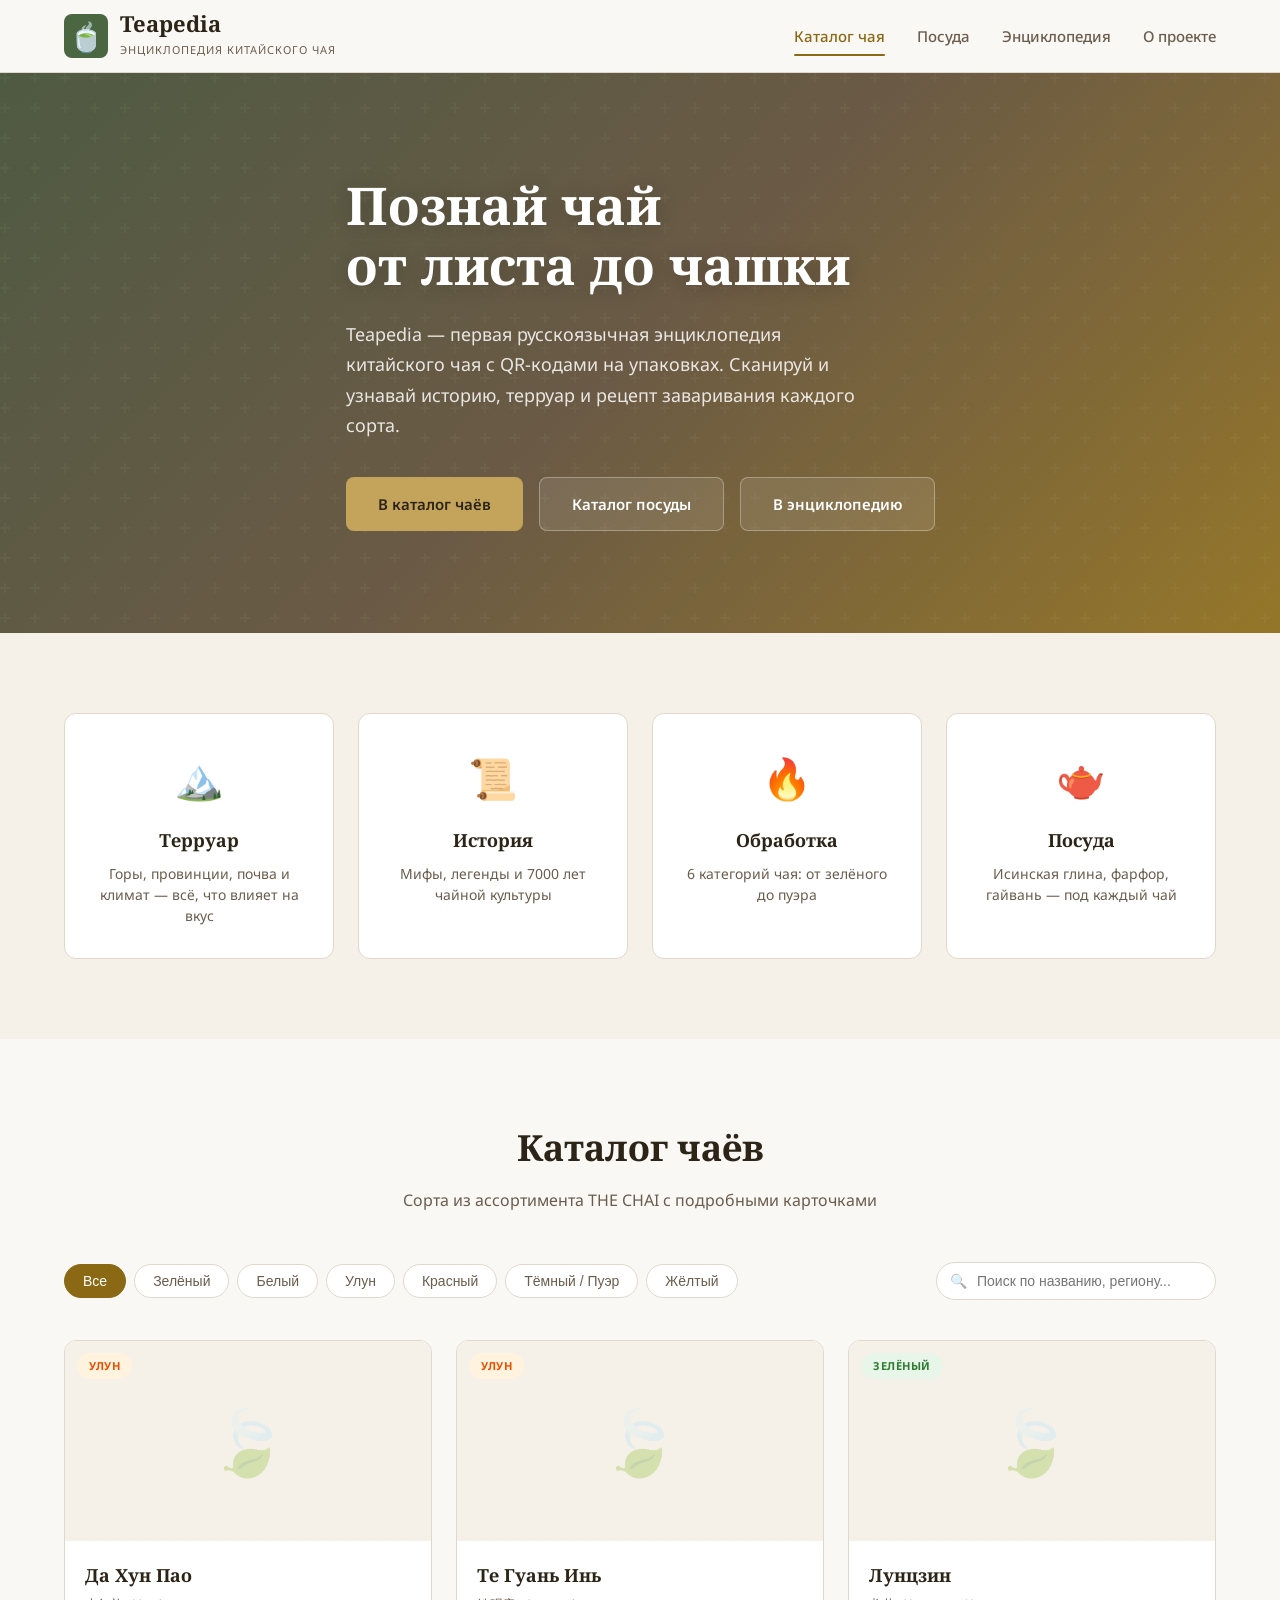
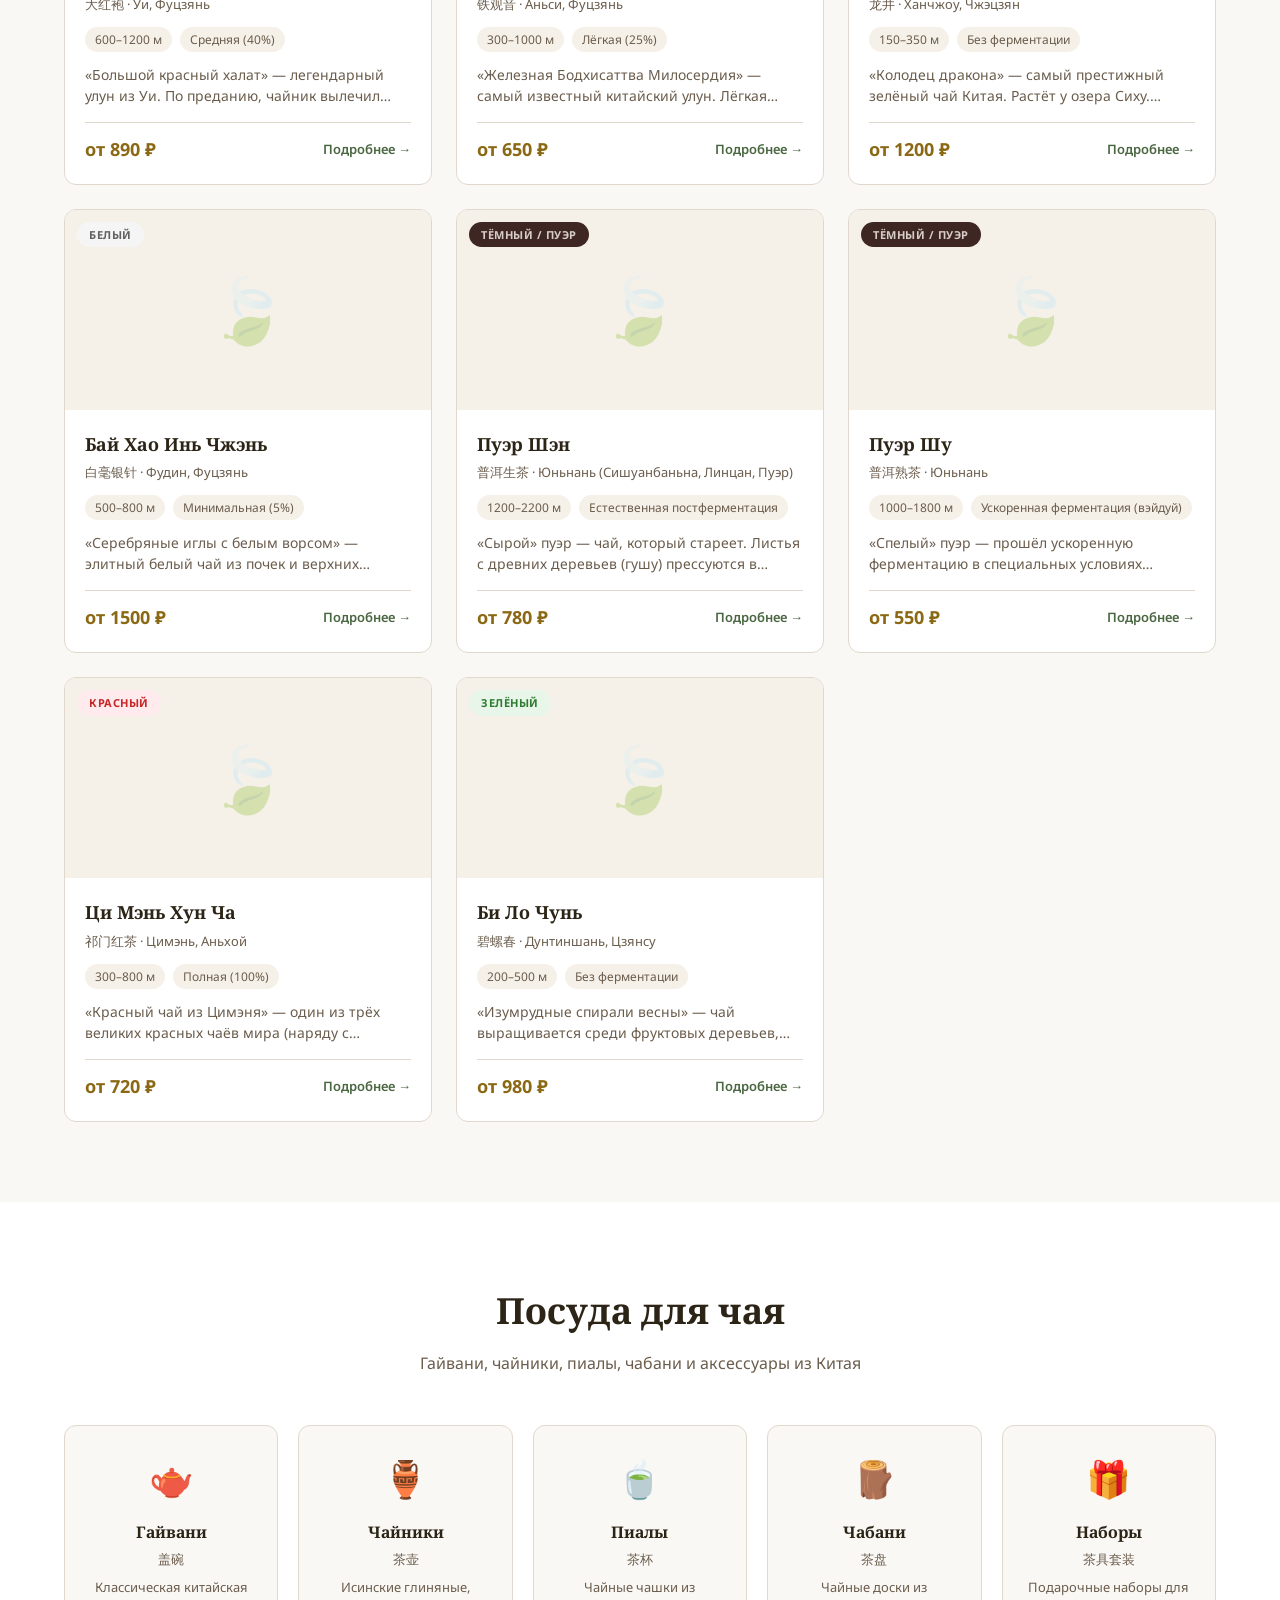
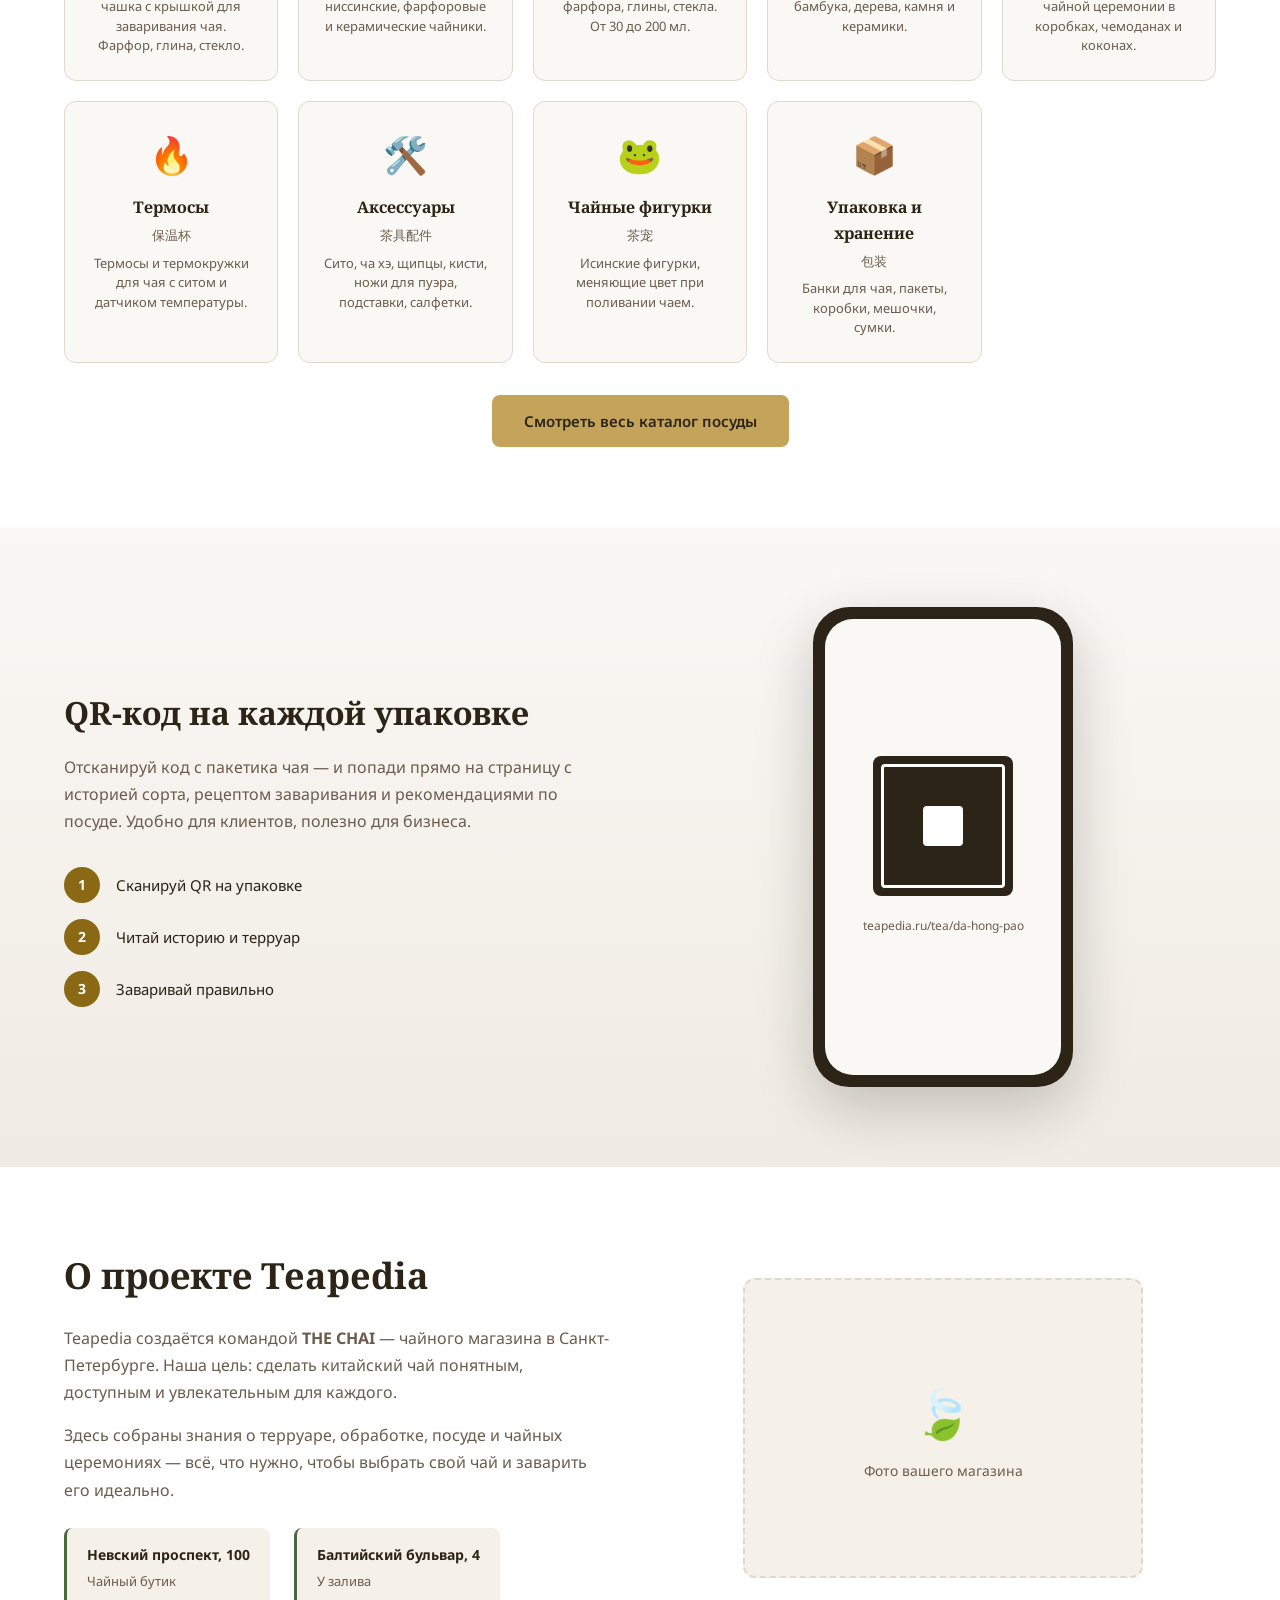
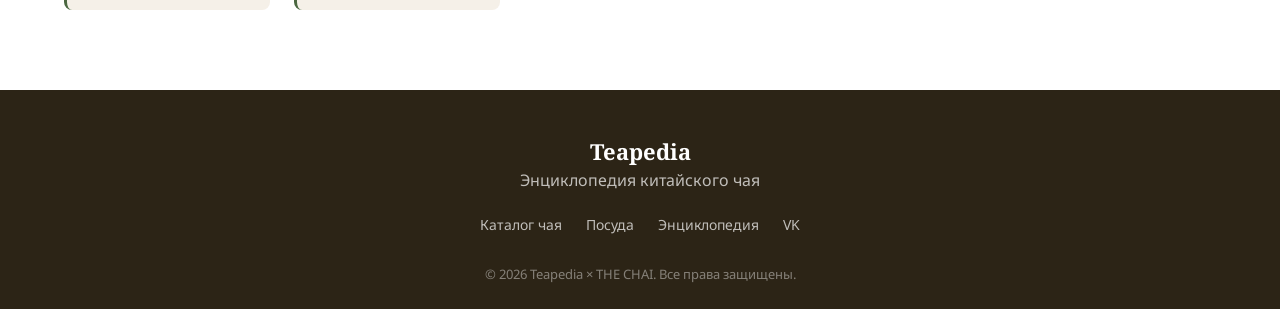
<file: index.html>
<!DOCTYPE html>
<html lang="ru">
<head>
    <meta charset="UTF-8">
    <meta name="viewport" content="width=device-width, initial-scale=1.0">
    <title>Teapedia — Энциклопедия китайского чая и посуды | THE CHAI</title>
    <meta name="description" content="Teapedia — первая русскоязычная энциклопедия китайского чая. 600+ сортов, посуда, чайные церемонии, рецепты заваривания с QR-кодами. Магазин THE CHAI, Санкт-Петербург.">
    <meta name="keywords" content="китайский чай, энциклопедия чая, пуэр, улун, гайвань, исинская глина, чайная церемония, THE CHAI, teapedia">
    <link rel="canonical" href="https://mleontev111-max.github.io/teapedia/">

    <!-- Open Graph -->
    <meta property="og:title" content="Teapedia — Энциклопедия китайского чая">
    <meta property="og:description" content="600+ сортов чая, посуда, церемонии, рецепты заваривания. QR-код на каждой упаковке.">
    <meta property="og:type" content="website">
    <meta property="og:url" content="https://mleontev111-max.github.io/teapedia/">
    <meta property="og:image" content="https://mleontev111-max.github.io/teapedia/images/og-cover.jpg">
    <meta property="og:site_name" content="Teapedia">
    <meta property="og:locale" content="ru_RU">

    <!-- Twitter Card -->
    <meta name="twitter:card" content="summary_large_image">
    <meta name="twitter:title" content="Teapedia — Энциклопедия китайского чая">
    <meta name="twitter:description" content="600+ сортов чая, посуда, церемонии, рецепты заваривания.">
    <meta name="twitter:image" content="https://mleontev111-max.github.io/teapedia/images/og-cover.jpg">

    <link rel="preconnect" href="https://fonts.googleapis.com">
    <link href="https://fonts.googleapis.com/css2?family=Noto+Serif:ital,wght@0,400;0,700;1,400&family=Noto+Sans:wght@300;400;500;700&display=swap" rel="stylesheet">
    <link rel="stylesheet" href="css/style.css">

    <!-- Schema.org JSON-LD -->
    <script type="application/ld+json">
    {
      "@context": "https://schema.org",
      "@graph": [
        {
          "@type": "Organization",
          "name": "THE CHAI × Teapedia",
          "url": "https://mleontev111-max.github.io/teapedia/",
          "logo": "https://mleontev111-max.github.io/teapedia/images/logo.png",
          "sameAs": [
            "https://vk.ru/the_chai_spb"
          ],
          "address": {
            "@type": "PostalAddress",
            "streetAddress": "Невский проспект, 100",
            "addressLocality": "Санкт-Петербург",
            "addressCountry": "RU"
          }
        },
        {
          "@type": "WebSite",
          "name": "Teapedia",
          "url": "https://mleontev111-max.github.io/teapedia/",
          "potentialAction": {
            "@type": "SearchAction",
            "target": "https://mleontev111-max.github.io/teapedia/?search={search_term_string}",
            "query-input": "required name=search_term_string"
          }
        },
        {
          "@type": "ItemList",
          "itemListElement": [
            {"@type": "ListItem", "position": 1, "name": "Каталог чаёв", "url": "https://mleontev111-max.github.io/teapedia/#catalog"},
            {"@type": "ListItem", "position": 2, "name": "Каталог посуды", "url": "https://mleontev111-max.github.io/teapedia/ware.html"},
            {"@type": "ListItem", "position": 3, "name": "Энциклопедия", "url": "https://mleontev111-max.github.io/teapedia/encyclopedia/index.html"}
          ]
        }
      ]
    }
    </script>
</head>
<body>
    <header class="site-header" role="banner">
        <div class="container header-inner">
            <a href="index.html" class="logo" aria-label="Teapedia — на главную">
                <span class="logo-icon" aria-hidden="true">🍵</span>
                <div class="logo-text">
                    <span class="logo-main">Teapedia</span>
                    <span class="logo-sub">Энциклопедия китайского чая</span>
                </div>
            </a>
            <nav class="main-nav" role="navigation" aria-label="Главное меню">
                <a href="index.html" class="nav-link active">Каталог чая</a>
                <a href="ware.html" class="nav-link">Посуда</a>
                <a href="encyclopedia/index.html" class="nav-link">Энциклопедия</a>
                <a href="#about" class="nav-link">О проекте</a>
            </nav>
            <button class="menu-toggle" aria-label="Открыть меню" aria-expanded="false">☰</button>
        </div>
    </header>

    <main role="main">
        <section class="hero" aria-label="Главный баннер">
            <div class="hero-bg" aria-hidden="true"></div>
            <div class="container hero-content">
                <h1 class="hero-title">Познай чай<br>от листа до чашки</h1>
                <p class="hero-desc">Teapedia — первая русскоязычная энциклопедия китайского чая с QR-кодами на упаковках. Сканируй и узнавай историю, терруар и рецепт заваривания каждого сорта.</p>
                <div class="hero-actions">
                    <a href="#catalog" class="btn btn-primary">В каталог чаёв</a>
                    <a href="ware.html" class="btn btn-ghost">Каталог посуды</a>
                    <a href="encyclopedia/index.html" class="btn btn-ghost">В энциклопедию</a>
                </div>
            </div>
        </section>

        <section class="features" aria-label="Преимущества">
            <div class="container">
                <div class="features-grid">
                    <article class="feature-card">
                        <div class="feature-icon" aria-hidden="true">🏔️</div>
                        <h2 class="feature-title">Терруар</h2>
                        <p>Горы, провинции, почва и климат — всё, что влияет на вкус</p>
                    </article>
                    <article class="feature-card">
                        <div class="feature-icon" aria-hidden="true">📜</div>
                        <h2 class="feature-title">История</h2>
                        <p>Мифы, легенды и 7000 лет чайной культуры</p>
                    </article>
                    <article class="feature-card">
                        <div class="feature-icon" aria-hidden="true">🔥</div>
                        <h2 class="feature-title">Обработка</h2>
                        <p>6 категорий чая: от зелёного до пуэра</p>
                    </article>
                    <article class="feature-card">
                        <div class="feature-icon" aria-hidden="true">🫖</div>
                        <h2 class="feature-title">Посуда</h2>
                        <p>Исинская глина, фарфор, гайвань — под каждый чай</p>
                    </article>
                </div>
            </div>
        </section>

        <section class="catalog" id="catalog" aria-label="Каталог чаёв">
            <div class="container">
                <header class="section-header">
                    <h2 class="section-title">Каталог чаёв</h2>
                    <p class="section-subtitle">Сорта из ассортимента THE CHAI с подробными карточками</p>
                </header>

                <div class="filters" role="search" aria-label="Фильтры чая">
                    <div class="filter-group" role="group" aria-label="Категории чая">
                        <button class="filter-btn active" data-filter="all" aria-pressed="true">Все</button>
                        <button class="filter-btn" data-filter="green" aria-pressed="false">Зелёный</button>
                        <button class="filter-btn" data-filter="white" aria-pressed="false">Белый</button>
                        <button class="filter-btn" data-filter="oolong" aria-pressed="false">Улун</button>
                        <button class="filter-btn" data-filter="red" aria-pressed="false">Красный</button>
                        <button class="filter-btn" data-filter="dark" aria-pressed="false">Тёмный / Пуэр</button>
                        <button class="filter-btn" data-filter="yellow" aria-pressed="false">Жёлтый</button>
                    </div>
                    <div class="search-box">
                        <input type="text" id="searchInput" placeholder="Поиск по названию, региону..." aria-label="Поиск чая">
                        <span class="search-icon" aria-hidden="true">🔍</span>
                    </div>
                </div>

                <div class="tea-grid" id="teaGrid" role="list" aria-label="Список чаёв">
                    <!-- Карточки генерируются JS -->
                </div>
            </div>
        </section>

        <section class="ware-preview" aria-label="Каталог посуды">
            <div class="container">
                <header class="section-header">
                    <h2 class="section-title">Посуда для чая</h2>
                    <p class="section-subtitle">Гайвани, чайники, пиалы, чабани и аксессуары из Китая</p>
                </header>
                <div class="ware-categories" id="wareCategories" role="list">
                    <!-- JS -->
                </div>
                <div class="section-cta">
                    <a href="ware.html" class="btn btn-primary">Смотреть весь каталог посуды</a>
                </div>
            </div>
        </section>

        <section class="qr-section" aria-label="QR-коды">
            <div class="container qr-inner">
                <div class="qr-text">
                    <h2>QR-код на каждой упаковке</h2>
                    <p>Отсканируй код с пакетика чая — и попади прямо на страницу с историей сорта, рецептом заваривания и рекомендациями по посуде. Удобно для клиентов, полезно для бизнеса.</p>
                    <div class="qr-features">
                        <div class="qr-item">
                            <span class="qr-bullet" aria-hidden="true">1</span>
                            <span>Сканируй QR на упаковке</span>
                        </div>
                        <div class="qr-item">
                            <span class="qr-bullet" aria-hidden="true">2</span>
                            <span>Читай историю и терруар</span>
                        </div>
                        <div class="qr-item">
                            <span class="qr-bullet" aria-hidden="true">3</span>
                            <span>Заваривай правильно</span>
                        </div>
                    </div>
                </div>
                <div class="qr-visual" aria-hidden="true">
                    <div class="qr-phone">
                        <div class="qr-screen">
                            <div class="qr-placeholder">
                                <div class="qr-code-mock"></div>
                                <span>teapedia.ru/tea/da-hong-pao</span>
                            </div>
                        </div>
                    </div>
                </div>
            </div>
        </section>

        <section class="about" id="about" aria-label="О проекте">
            <div class="container about-inner">
                <div class="about-text">
                    <h2 class="section-title">О проекте Teapedia</h2>
                    <p>Teapedia создаётся командой <strong>THE CHAI</strong> — чайного магазина в Санкт-Петербурге. Наша цель: сделать китайский чай понятным, доступным и увлекательным для каждого.</p>
                    <p>Здесь собраны знания о терруаре, обработке, посуде и чайных церемониях — всё, что нужно, чтобы выбрать свой чай и заварить его идеально.</p>
                    <div class="about-shops">
                        <div class="shop">
                            <strong>Невский проспект, 100</strong>
                            <span>Чайный бутик</span>
                        </div>
                        <div class="shop">
                            <strong>Балтийский бульвар, 4</strong>
                            <span>У залива</span>
                        </div>
                    </div>
                </div>
                <div class="about-visual">
                    <div class="about-image-placeholder">
                        <span aria-hidden="true">🍃</span>
                        <p>Фото вашего магазина</p>
                    </div>
                </div>
            </div>
        </section>
    </main>

    <footer class="site-footer" role="contentinfo">
        <div class="container footer-inner">
            <div class="footer-brand">
                <span class="logo-main">Teapedia</span>
                <span>Энциклопедия китайского чая</span>
            </div>
            <nav class="footer-links" aria-label="Нижнее меню">
                <a href="index.html">Каталог чая</a>
                <a href="ware.html">Посуда</a>
                <a href="encyclopedia/index.html">Энциклопедия</a>
                <a href="https://vk.ru/the_chai_spb" target="_blank" rel="noopener">VK</a>
            </nav>
            <div class="footer-copy">
                © 2026 Teapedia × THE CHAI. Все права защищены.
            </div>
        </div>
    </footer>

    <script src="js/app.js"></script>
</body>
</html>
</file>
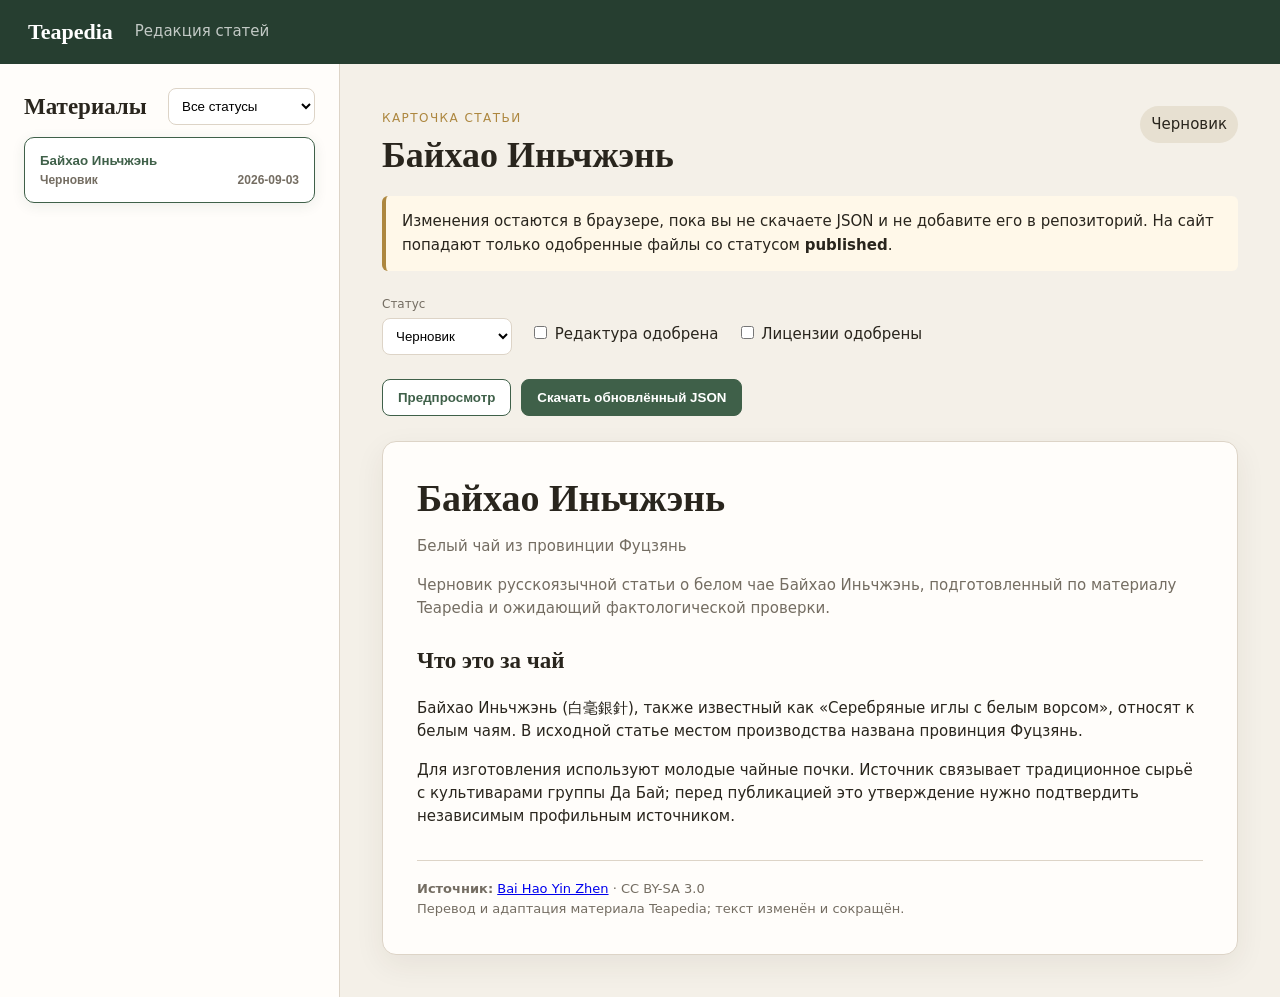
<file: admin/index.html>
<!doctype html>
<html lang="ru">
<head>
  <meta charset="utf-8">
  <meta name="viewport" content="width=device-width,initial-scale=1">
  <meta name="robots" content="noindex,nofollow">
  <title>Редакция статей — Teapedia</title>
  <link rel="stylesheet" href="admin.css">
</head>
<body>
  <header class="topbar"><a href="../index.html">Teapedia</a><span>Редакция статей</span></header>
  <main class="layout">
    <aside class="queue">
      <div class="queue-head"><h1>Материалы</h1><select id="filter"><option value="all">Все статусы</option><option value="draft">Черновики</option><option value="review">На проверке</option><option value="published">Опубликованные</option></select></div>
      <div id="article-list" aria-live="polite"></div>
    </aside>
    <section id="workspace" class="workspace"><p class="empty">Выберите статью слева.</p></section>
  </main>
  <template id="editor-template">
    <div class="editor-head"><div><span class="eyebrow">Карточка статьи</span><h2 data-field="title"></h2></div><span data-field="badge" class="badge"></span></div>
    <div class="notice">Изменения остаются в браузере, пока вы не скачаете JSON и не добавите его в репозиторий. На сайт попадают только одобренные файлы со статусом <b>published</b>.</div>
    <div class="controls"><label>Статус<select data-input="status"><option value="draft">Черновик</option><option value="review">На проверке</option><option value="published">Опубликовано</option></select></label><label class="check"><input type="checkbox" data-input="editorial"> Редактура одобрена</label><label class="check"><input type="checkbox" data-input="license"> Лицензии одобрены</label></div>
    <div class="actions"><button data-action="preview">Предпросмотр</button><button data-action="download" class="primary">Скачать обновлённый JSON</button></div>
    <article data-field="preview" class="preview"></article>
  </template>
  <script src="admin.js"></script>
</body>
</html>
</file>
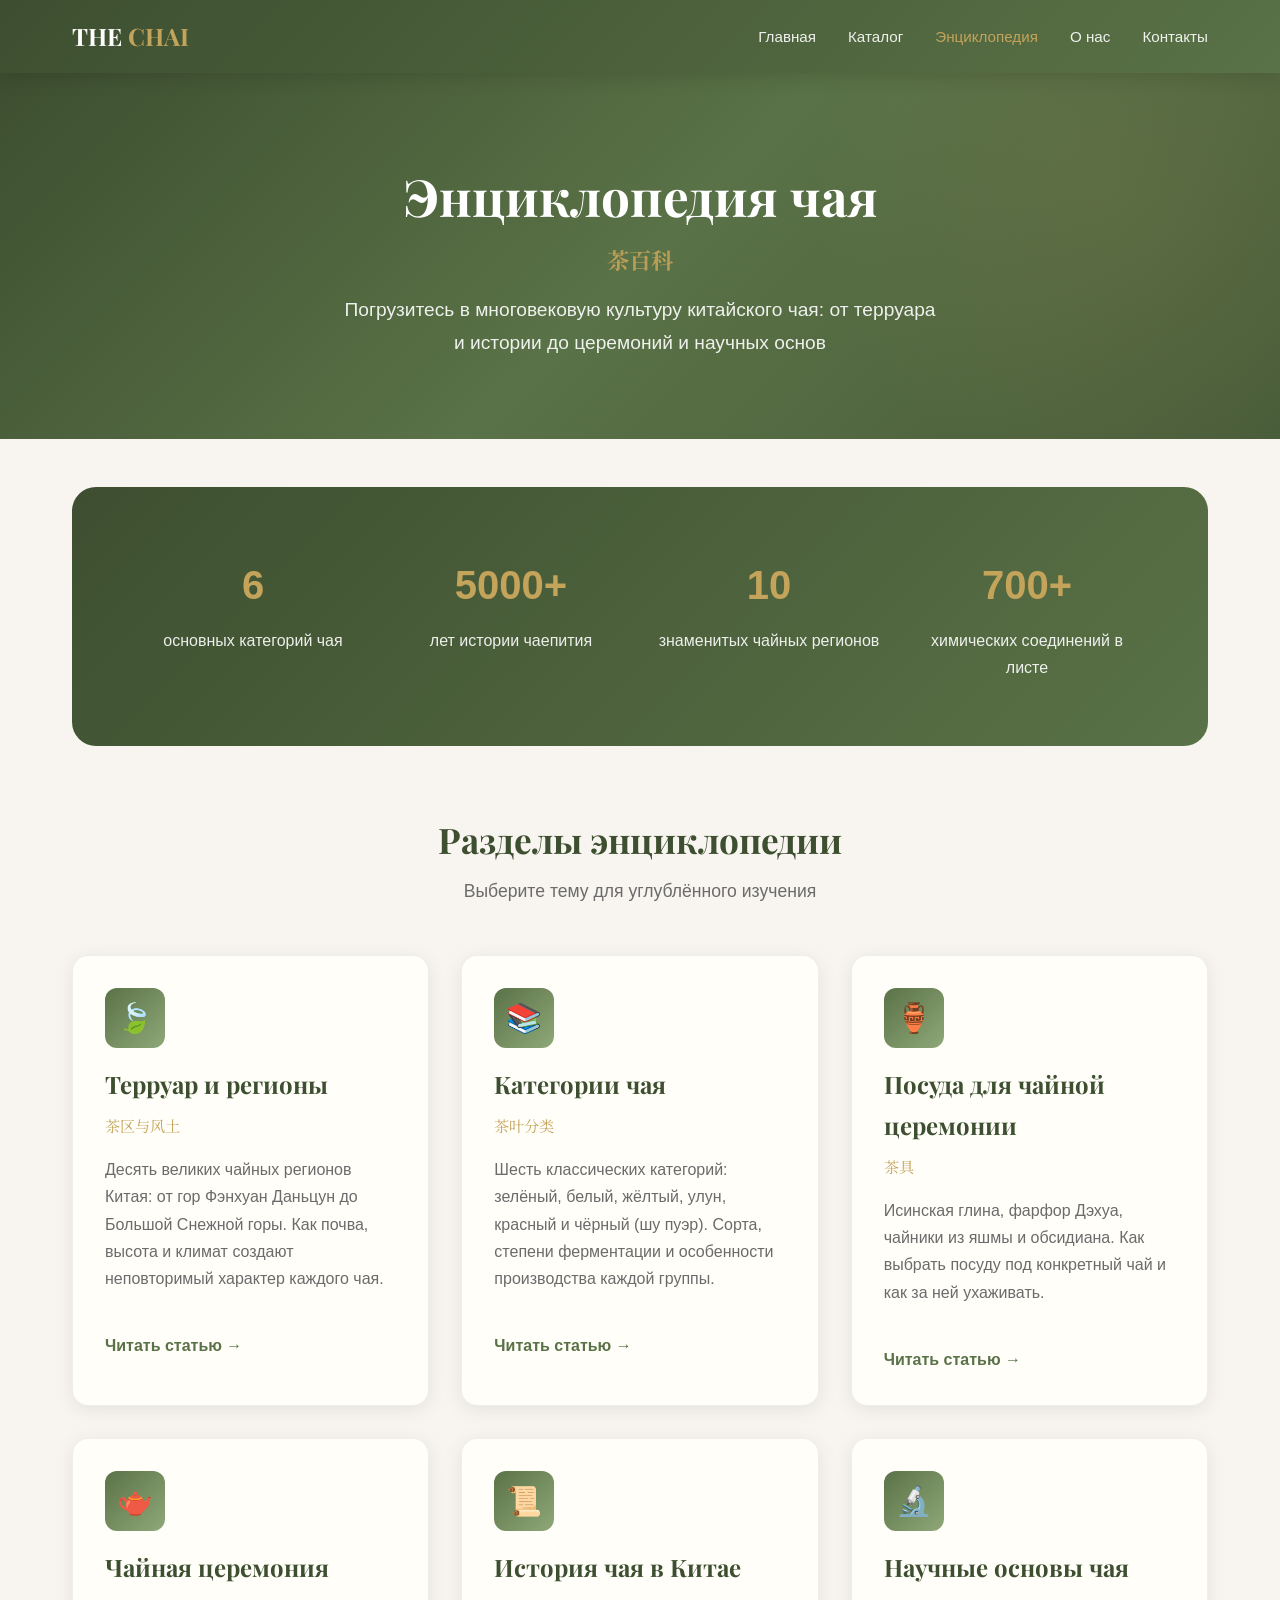
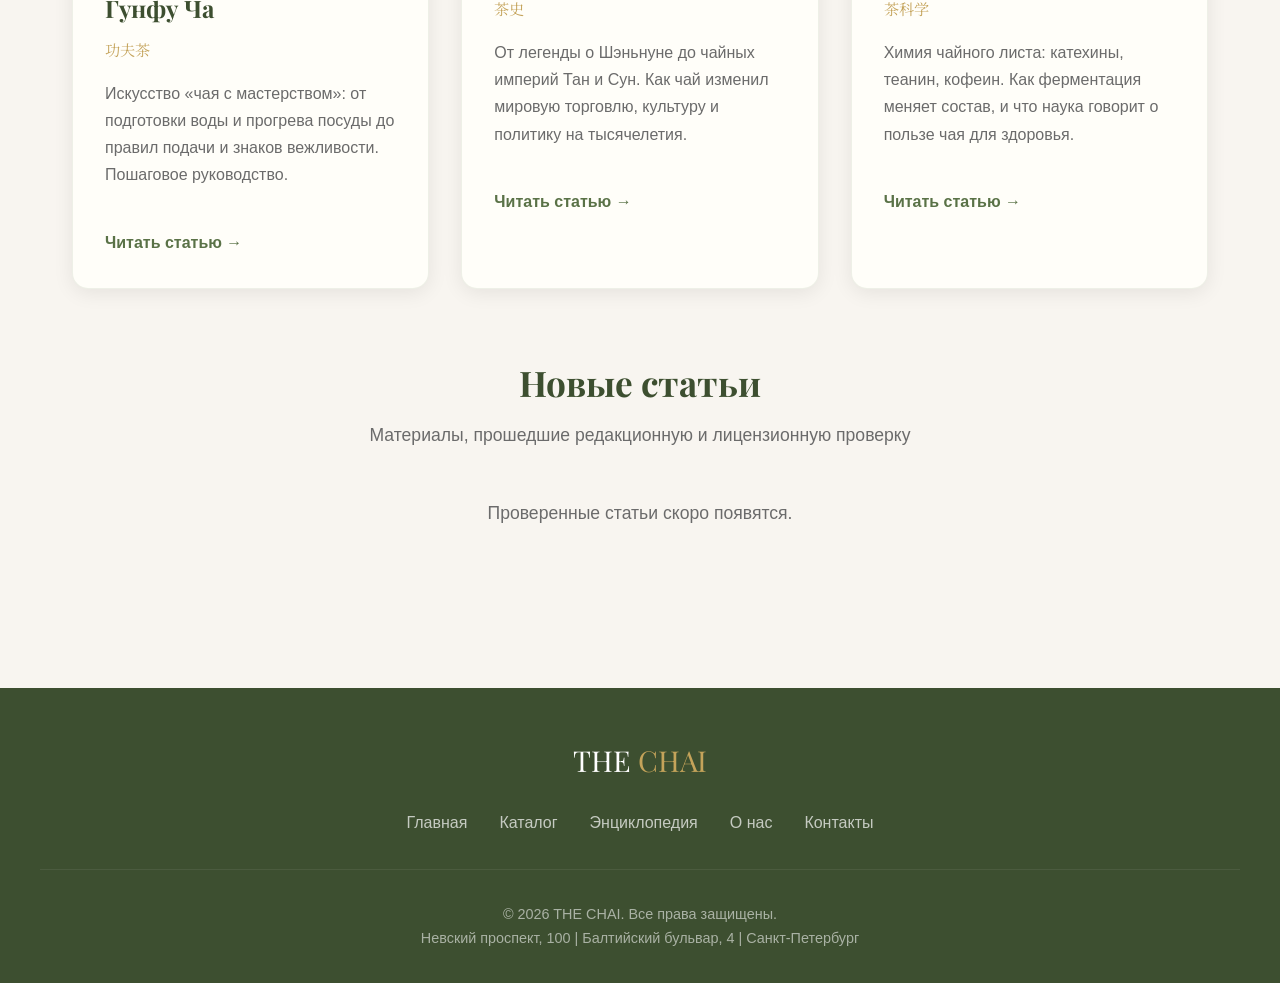
<file: encyclopedia/index.html>
<!DOCTYPE html>
<html lang="ru">
<head>
    <meta charset="UTF-8">
    <meta name="viewport" content="width=device-width, initial-scale=1.0">
    <title>Энциклопедия чая — Teapedia</title>
    <link href="https://fonts.googleapis.com/css2?family=Playfair+Display:wght@400;600;700&family=Noto+Serif+SC:wght@400;600&display=swap" rel="stylesheet">
    <style>
        :root {
            --tea-green: #5a7247;
            --tea-dark: #3d4f30;
            --tea-light: #8fa878;
            --tea-gold: #c4a35a;
            --bg-cream: #f8f5f0;
            --bg-paper: #fffef9;
            --text-dark: #2c2c2c;
            --text-muted: #6b6b6b;
        }
        * { margin: 0; padding: 0; box-sizing: border-box; }
        body { font-family: 'Segoe UI', Tahoma, Geneva, Verdana, sans-serif; background-color: var(--bg-cream); color: var(--text-dark); line-height: 1.7; }
        .nav { background: linear-gradient(135deg, var(--tea-dark) 0%, var(--tea-green) 100%); padding: 1rem 0; position: sticky; top: 0; z-index: 100; box-shadow: 0 2px 20px rgba(0,0,0,0.15); }
        .nav-container { max-width: 1200px; margin: 0 auto; padding: 0 2rem; display: flex; justify-content: space-between; align-items: center; }
        .nav-logo { font-family: 'Playfair Display', serif; font-size: 1.5rem; color: #fff; text-decoration: none; font-weight: 700; }
        .nav-logo span { color: var(--tea-gold); }
        .nav-links { display: flex; gap: 2rem; list-style: none; }
        .nav-links a { color: rgba(255,255,255,0.9); text-decoration: none; font-size: 0.95rem; transition: color 0.3s; position: relative; }
        .nav-links a:hover, .nav-links a.active { color: var(--tea-gold); }
        .hero { background: linear-gradient(135deg, var(--tea-dark) 0%, var(--tea-green) 50%, #4a5d3a 100%); color: white; padding: 5rem 2rem; text-align: center; position: relative; overflow: hidden; }
        .hero::before { content: ''; position: absolute; top: -50%; right: -10%; width: 600px; height: 600px; background: radial-gradient(circle, rgba(196,163,90,0.1) 0%, transparent 70%); border-radius: 50%; }
        .hero h1 { font-family: 'Playfair Display', serif; font-size: 3.2rem; margin-bottom: 1rem; position: relative; }
        .hero .chinese { font-family: 'Noto Serif SC', serif; font-size: 1.4rem; color: var(--tea-gold); display: block; margin-bottom: 1rem; opacity: 0.9; }
        .hero p { font-size: 1.2rem; opacity: 0.9; max-width: 600px; margin: 0 auto; }
        .container { max-width: 1200px; margin: 0 auto; padding: 3rem 2rem; }
        .section-title { font-family: 'Playfair Display', serif; font-size: 2.2rem; color: var(--tea-dark); margin-bottom: 0.5rem; text-align: center; }
        .section-subtitle { text-align: center; color: var(--text-muted); margin-bottom: 3rem; font-size: 1.1rem; }
        .encyclopedia-grid { display: grid; grid-template-columns: repeat(auto-fit, minmax(350px, 1fr)); gap: 2rem; margin-bottom: 4rem; }
        .encyclopedia-card { background: var(--bg-paper); border-radius: 16px; overflow: hidden; box-shadow: 0 4px 20px rgba(0,0,0,0.08); transition: transform 0.3s, box-shadow 0.3s; border: 1px solid rgba(90,114,71,0.1); }
        .encyclopedia-card:hover { transform: translateY(-5px); box-shadow: 0 12px 40px rgba(0,0,0,0.12); }
        .card-header { padding: 2rem 2rem 1rem; position: relative; }
        .card-icon { width: 60px; height: 60px; background: linear-gradient(135deg, var(--tea-green), var(--tea-light)); border-radius: 12px; display: flex; align-items: center; justify-content: center; font-size: 1.8rem; margin-bottom: 1rem; }
        .card-header h3 { font-family: 'Playfair Display', serif; font-size: 1.5rem; color: var(--tea-dark); margin-bottom: 0.5rem; }
        .card-header .chinese-title { font-family: 'Noto Serif SC', serif; color: var(--tea-gold); font-size: 0.95rem; }
        .card-body { padding: 0 2rem 1.5rem; color: var(--text-muted); }
        .card-footer { padding: 1rem 2rem 2rem; }
        .read-more { display: inline-flex; align-items: center; gap: 0.5rem; color: var(--tea-green); text-decoration: none; font-weight: 600; transition: gap 0.3s; }
        .read-more:hover { gap: 1rem; color: var(--tea-dark); }
        .quick-facts { background: linear-gradient(135deg, var(--tea-dark), var(--tea-green)); color: white; padding: 4rem 2rem; border-radius: 24px; margin-bottom: 4rem; }
        .quick-facts-grid { display: grid; grid-template-columns: repeat(auto-fit, minmax(200px, 1fr)); gap: 2rem; max-width: 1000px; margin: 0 auto; text-align: center; }
        .fact-item h4 { font-size: 2.5rem; color: var(--tea-gold); margin-bottom: 0.5rem; }
        .fact-item p { opacity: 0.9; }
        .footer { background: var(--tea-dark); color: rgba(255,255,255,0.8); padding: 3rem 2rem 2rem; text-align: center; }
        .footer-content { max-width: 1200px; margin: 0 auto; }
        .footer-logo { font-family: 'Playfair Display', serif; font-size: 1.8rem; color: #fff; margin-bottom: 1rem; }
        .footer-logo span { color: var(--tea-gold); }
        .footer-links { display: flex; justify-content: center; gap: 2rem; margin: 1.5rem 0; flex-wrap: wrap; }
        .footer-links a { color: rgba(255,255,255,0.7); text-decoration: none; transition: color 0.3s; }
        .footer-links a:hover { color: var(--tea-gold); }
        .footer-copy { margin-top: 2rem; padding-top: 2rem; border-top: 1px solid rgba(255,255,255,0.1); font-size: 0.9rem; opacity: 0.7; }
        @media (max-width: 768px) { .hero h1 { font-size: 2rem; } .nav-links { display: none; } .encyclopedia-grid { grid-template-columns: 1fr; } }
    </style>
</head>
<body>
<nav class="nav">
    <div class="nav-container">
        <a href="../index.html" class="nav-logo">THE <span>CHAI</span></a>
        <ul class="nav-links">
            <li><a href="../index.html">Главная</a></li>
            <li><a href="../catalog.html">Каталог</a></li>
            <li><a href="index.html" class="active">Энциклопедия</a></li>
            <li><a href="../about.html">О нас</a></li>
            <li><a href="../contacts.html">Контакты</a></li>
        </ul>
    </div>
</nav>
<section class="hero">
    <h1>Энциклопедия чая <span class="chinese">茶百科</span></h1>
    <p>Погрузитесь в многовековую культуру китайского чая: от терруара и истории до церемоний и научных основ</p>
</section>
<div class="container">
    <div class="quick-facts">
        <div class="quick-facts-grid">
            <div class="fact-item"><h4>6</h4><p>основных категорий чая</p></div>
            <div class="fact-item"><h4>5000+</h4><p>лет истории чаепития</p></div>
            <div class="fact-item"><h4>10</h4><p>знаменитых чайных регионов</p></div>
            <div class="fact-item"><h4>700+</h4><p>химических соединений в листе</p></div>
        </div>
    </div>
    <h2 class="section-title">Разделы энциклопедии</h2>
    <p class="section-subtitle">Выберите тему для углублённого изучения</p>
    <div class="encyclopedia-grid">
        <article class="encyclopedia-card"><div class="card-header"><div class="card-icon">🍃</div><h3>Терруар и регионы</h3><span class="chinese-title">茶区与风土</span></div><div class="card-body"><p>Десять великих чайных регионов Китая: от гор Фэнхуан Даньцун до Большой Снежной горы. Как почва, высота и климат создают неповторимый характер каждого чая.</p></div><div class="card-footer"><a href="articles/terroir.html" class="read-more">Читать статью →</a></div></article>
        <article class="encyclopedia-card"><div class="card-header"><div class="card-icon">📚</div><h3>Категории чая</h3><span class="chinese-title">茶叶分类</span></div><div class="card-body"><p>Шесть классических категорий: зелёный, белый, жёлтый, улун, красный и чёрный (шу пуэр). Сорта, степени ферментации и особенности производства каждой группы.</p></div><div class="card-footer"><a href="articles/categories.html" class="read-more">Читать статью →</a></div></article>
        <article class="encyclopedia-card"><div class="card-header"><div class="card-icon">🏺</div><h3>Посуда для чайной церемонии</h3><span class="chinese-title">茶具</span></div><div class="card-body"><p>Исинская глина, фарфор Дэхуа, чайники из яшмы и обсидиана. Как выбрать посуду под конкретный чай и как за ней ухаживать.</p></div><div class="card-footer"><a href="articles/ware.html" class="read-more">Читать статью →</a></div></article>
        <article class="encyclopedia-card"><div class="card-header"><div class="card-icon">🫖</div><h3>Чайная церемония Гунфу Ча</h3><span class="chinese-title">功夫茶</span></div><div class="card-body"><p>Искусство «чая с мастерством»: от подготовки воды и прогрева посуды до правил подачи и знаков вежливости. Пошаговое руководство.</p></div><div class="card-footer"><a href="articles/ceremony.html" class="read-more">Читать статью →</a></div></article>
        <article class="encyclopedia-card"><div class="card-header"><div class="card-icon">📜</div><h3>История чая в Китае</h3><span class="chinese-title">茶史</span></div><div class="card-body"><p>От легенды о Шэньнуне до чайных империй Тан и Сун. Как чай изменил мировую торговлю, культуру и политику на тысячелетия.</p></div><div class="card-footer"><a href="articles/history.html" class="read-more">Читать статью →</a></div></article>
        <article class="encyclopedia-card"><div class="card-header"><div class="card-icon">🔬</div><h3>Научные основы чая</h3><span class="chinese-title">茶科学</span></div><div class="card-body"><p>Химия чайного листа: катехины, теанин, кофеин. Как ферментация меняет состав, и что наука говорит о пользе чая для здоровья.</p></div><div class="card-footer"><a href="articles/science.html" class="read-more">Читать статью →</a></div></article>
    </div>
    <h2 class="section-title">Новые статьи</h2>
    <p class="section-subtitle">Материалы, прошедшие редакционную и лицензионную проверку</p>
    <div class="encyclopedia-grid" id="published-articles"></div>
</div>
<footer class="footer">
    <div class="footer-content">
        <div class="footer-logo">THE <span>CHAI</span></div>
        <div class="footer-links">
            <a href="../index.html">Главная</a><a href="../catalog.html">Каталог</a><a href="index.html">Энциклопедия</a><a href="../about.html">О нас</a><a href="../contacts.html">Контакты</a>
        </div>
        <div class="footer-copy"><p>© 2026 THE CHAI. Все права защищены.</p><p>Невский проспект, 100 | Балтийский бульвар, 4 | Санкт-Петербург</p></div>
    </div>
</footer>
<script>
fetch('../data/generated/articles-public.json').then(r => r.json()).then(data => {
    const root = document.querySelector('#published-articles');
    root.innerHTML = data.articles.map(article => `<article class="encyclopedia-card"><div class="card-header"><div class="card-icon">🍵</div><h3>${escapeHtml(article.title_ru)}</h3><span class="chinese-title">${escapeHtml(article.subtitle_ru || '')}</span></div><div class="card-body"><p>${escapeHtml(article.summary_ru)}</p></div><div class="card-footer"><a href="article.html?id=${encodeURIComponent(article.id)}" class="read-more">Читать статью →</a></div></article>`).join('') || '<p class="section-subtitle">Проверенные статьи скоро появятся.</p>';
}).catch(() => {});
function escapeHtml(value) { return String(value || '').replace(/[&<>"']/g, char => ({'&':'&amp;','<':'&lt;','>':'&gt;','"':'&quot;',"'":'&#39;'}[char])); }
</script>
</body>
</html>
</file>
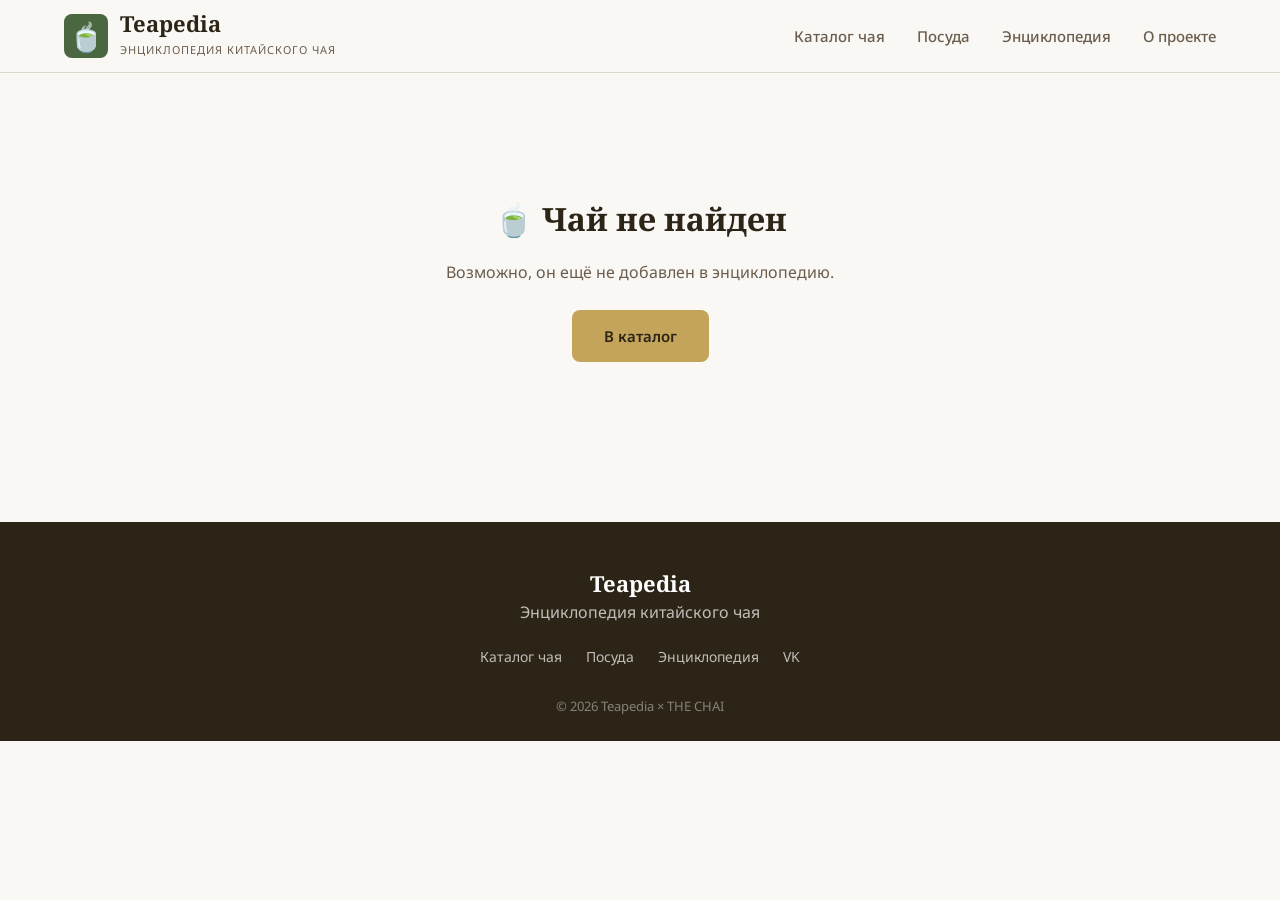
<file: tea.html>
<!DOCTYPE html>
<html lang="ru">
<head>
    <meta charset="UTF-8">
    <meta name="viewport" content="width=device-width, initial-scale=1.0">
    <title>Карточка чая — Teapedia</title>
    <meta name="description" content="Подробная карточка чая: история, терруар, рецепт заваривания, польза для здоровья. Энциклопедия китайского чая Teapedia.">
    <link rel="canonical" href="https://mleontev111-max.github.io/teapedia/tea.html">
    <meta property="og:title" content="Карточка чая — Teapedia">
    <meta property="og:description" content="История, терруар, рецепт заваривания и польза чая.">
    <meta property="og:type" content="website">
    <meta property="og:url" content="https://mleontev111-max.github.io/teapedia/tea.html">
    <meta name="twitter:card" content="summary">
    <link rel="preconnect" href="https://fonts.googleapis.com">
    <link href="https://fonts.googleapis.com/css2?family=Noto+Serif:ital,wght@0,400;0,700;1,400&family=Noto+Sans:wght@300;400;500;700&display=swap" rel="stylesheet">
    <link rel="stylesheet" href="css/style.css">
    <style>
        .tea-page { padding: 40px 0 80px; }
        .tea-breadcrumb ol {
            display: flex;
            list-style: none;
            gap: 8px;
            font-size: 14px;
            color: var(--color-text-light);
            margin-bottom: 24px;
        }
        .tea-breadcrumb li:not(:last-child)::after { content: '›'; margin-left: 8px; opacity: 0.5; }
        .tea-breadcrumb a { color: var(--color-accent); text-decoration: none; }
        .tea-breadcrumb a:hover { text-decoration: underline; }
        .tea-detail-grid {
            display: grid;
            grid-template-columns: 1fr 1fr;
            gap: 48px;
            margin-bottom: 48px;
        }
        .tea-visual {
            background: var(--color-bg-warm);
            border-radius: var(--radius);
            min-height: 400px;
            display: flex;
            align-items: center;
            justify-content: center;
            border: 2px dashed var(--color-border);
            flex-direction: column;
            gap: 12px;
        }
        .tea-visual span { font-size: 80px; }
        .tea-visual p { color: var(--color-text-light); font-size: 14px; }
        .tea-header h1 {
            font-family: var(--font-serif);
            font-size: 36px;
            margin-bottom: 4px;
        }
        .tea-header .name-cn {
            font-size: 20px;
            color: var(--color-text-light);
            margin-bottom: 16px;
            display: block;
        }
        .tea-header .badge {
            display: inline-block;
            padding: 6px 16px;
            border-radius: 100px;
            font-size: 12px;
            font-weight: 700;
            text-transform: uppercase;
            margin-bottom: 20px;
        }
        .tea-price-big {
            font-size: 28px;
            font-weight: 700;
            color: var(--color-accent);
            margin-bottom: 20px;
        }
        .tea-meta-grid {
            display: grid;
            grid-template-columns: repeat(2, 1fr);
            gap: 12px;
            margin-bottom: 24px;
        }
        .meta-item {
            padding: 12px 16px;
            background: var(--color-bg-warm);
            border-radius: var(--radius-sm);
        }
        .meta-label {
            font-size: 11px;
            text-transform: uppercase;
            letter-spacing: 0.5px;
            color: var(--color-text-light);
            margin-bottom: 4px;
        }
        .meta-value {
            font-size: 14px;
            font-weight: 600;
            color: var(--color-text);
        }
        .tea-description {
            font-size: 16px;
            line-height: 1.8;
            color: var(--color-text);
            margin-bottom: 32px;
        }
        .brewing-section {
            background: var(--color-card);
            border: 1px solid var(--color-border);
            border-radius: var(--radius);
            padding: 32px;
            margin-bottom: 32px;
        }
        .brewing-section h2 {
            font-family: var(--font-serif);
            font-size: 22px;
            margin-bottom: 20px;
        }
        .brewing-grid {
            display: grid;
            grid-template-columns: repeat(auto-fit, minmax(160px, 1fr));
            gap: 16px;
        }
        .brew-item {
            text-align: center;
            padding: 16px;
            background: var(--color-bg-warm);
            border-radius: var(--radius-sm);
        }
        .brew-icon {
            font-size: 28px;
            margin-bottom: 8px;
        }
        .brew-label {
            font-size: 12px;
            color: var(--color-text-light);
            margin-bottom: 4px;
        }
        .brew-value {
            font-size: 15px;
            font-weight: 700;
            color: var(--color-text);
        }
        .info-section {
            margin-bottom: 32px;
        }
        .info-section h2 {
            font-family: var(--font-serif);
            font-size: 22px;
            margin-bottom: 16px;
            padding-bottom: 8px;
            border-bottom: 2px solid var(--color-border);
        }
        .info-section p {
            font-size: 16px;
            line-height: 1.8;
            color: var(--color-text-light);
        }
        .qr-box {
            background: linear-gradient(135deg, var(--color-bg-warm), #F0EBE3);
            border-radius: var(--radius);
            padding: 32px;
            text-align: center;
            border: 1px solid var(--color-border);
        }
        .qr-box h3 {
            font-family: var(--font-serif);
            font-size: 20px;
            margin-bottom: 8px;
        }
        .qr-box p {
            font-size: 14px;
            color: var(--color-text-light);
            margin-bottom: 16px;
        }
        .qr-code {
            width: 160px;
            height: 160px;
            background: var(--color-text);
            border-radius: 8px;
            margin: 0 auto;
            position: relative;
        }
        .qr-code::before {
            content: '';
            position: absolute;
            inset: 10px;
            border: 2px solid var(--color-card);
            border-radius: 4px;
        }
        .qr-code::after {
            content: '';
            position: absolute;
            top: 50%;
            left: 50%;
            transform: translate(-50%, -50%);
            width: 45px;
            height: 45px;
            background: var(--color-card);
            border-radius: 4px;
        }
        .qr-url {
            margin-top: 12px;
            font-size: 13px;
            color: var(--color-accent);
            font-weight: 600;
        }
        .not-found {
            text-align: center;
            padding: 80px 20px;
        }
        .not-found h1 {
            font-family: var(--font-serif);
            font-size: 32px;
            margin-bottom: 16px;
        }
        @media (max-width: 900px) {
            .tea-detail-grid { grid-template-columns: 1fr; }
            .tea-visual { min-height: 280px; }
        }
    </style>
</head>
<body>
    <header class="site-header" role="banner">
        <div class="container header-inner">
            <a href="index.html" class="logo" aria-label="Teapedia — на главную">
                <span class="logo-icon" aria-hidden="true">🍵</span>
                <div class="logo-text">
                    <span class="logo-main">Teapedia</span>
                    <span class="logo-sub">Энциклопедия китайского чая</span>
                </div>
            </a>
            <nav class="main-nav" role="navigation" aria-label="Главное меню">
                <a href="index.html" class="nav-link">Каталог чая</a>
                <a href="ware.html" class="nav-link">Посуда</a>
                <a href="encyclopedia/index.html" class="nav-link">Энциклопедия</a>
                <a href="index.html#about" class="nav-link">О проекте</a>
            </nav>
            <button class="menu-toggle" aria-label="Меню">☰</button>
        </div>
    </header>

    <main class="tea-page" role="main">
        <div class="container" id="teaContainer">
            <!-- Контент загружается JS -->
        </div>
    </main>

    <footer class="site-footer" role="contentinfo">
        <div class="container footer-inner">
            <div class="footer-brand">
                <span class="logo-main">Teapedia</span>
                <span>Энциклопедия китайского чая</span>
            </div>
            <nav class="footer-links" aria-label="Нижнее меню">
                <a href="index.html">Каталог чая</a>
                <a href="ware.html">Посуда</a>
                <a href="encyclopedia/index.html">Энциклопедия</a>
                <a href="https://vk.ru/the_chai_spb" target="_blank" rel="noopener">VK</a>
            </nav>
            <div class="footer-copy">© 2026 Teapedia × THE CHAI</div>
        </div>
    </footer>

    <script src="js/app.js"></script>
    <script>
        document.addEventListener('DOMContentLoaded', async () => {
            await loadTeas();
            const teaId = getUrlParam('id');
            const tea = allTeas.find(t => t.id === teaId);
            const container = document.getElementById('teaContainer');

            if (!tea) {
                document.title = 'Чай не найден — Teapedia';
                container.innerHTML = `
                    <div class="not-found">
                        <h1>🍵 Чай не найден</h1>
                        <p style="color:var(--color-text-light);margin-bottom:24px;">Возможно, он ещё не добавлен в энциклопедию.</p>
                        <a href="index.html" class="btn btn-primary">В каталог</a>
                    </div>
                `;
                return;
            }

            document.title = `${tea.name} (${tea.categoryName}) — Teapedia`;

            // Добавляем meta description динамически
            const metaDesc = document.createElement('meta');
            metaDesc.name = 'description';
            metaDesc.content = `${tea.name} (${tea.nameCn}) — ${tea.categoryName} чай из ${tea.origin}. ${tea.description.substring(0, 120)}...`;
            document.head.appendChild(metaDesc);

            // Schema.org Product JSON-LD
            const schema = document.createElement('script');
            schema.type = 'application/ld+json';
            schema.textContent = JSON.stringify({
                "@context": "https://schema.org",
                "@type": "Product",
                "name": tea.name,
                "alternateName": tea.nameCn,
                "description": tea.description,
                "category": tea.categoryName,
                "offers": {
                    "@type": "Offer",
                    "price": tea.price.replace(/[^0-9]/g, ''),
                    "priceCurrency": "RUB",
                    "availability": "https://schema.org/InStock"
                },
                "brand": { "@type": "Brand", "name": "THE CHAI" }
            });
            document.head.appendChild(schema);

            const badgeColors = {
                green: { bg: '#E8F5E9', text: '#2E7D32' },
                white: { bg: '#F5F5F5', text: '#616161' },
                oolong: { bg: '#FFF3E0', text: '#E65100' },
                red: { bg: '#FFEBEE', text: '#C62828' },
                dark: { bg: '#3E2723', text: '#D7CCC8' },
                yellow: { bg: '#FFFDE7', text: '#F9A825' }
            };
            const bc = badgeColors[tea.category] || { bg: '#F5F0E8', text: '#2C2416' };

            container.innerHTML = `
                <nav class="tea-breadcrumb" aria-label="Хлебные крошки">
                    <ol itemscope itemtype="https://schema.org/BreadcrumbList">
                        <li itemprop="itemListElement" itemscope itemtype="https://schema.org/ListItem">
                            <a itemprop="item" href="index.html"><span itemprop="name">Главная</span></a>
                            <meta itemprop="position" content="1">
                        </li>
                        <li itemprop="itemListElement" itemscope itemtype="https://schema.org/ListItem">
                            <a itemprop="item" href="index.html#catalog"><span itemprop="name">Каталог чая</span></a>
                            <meta itemprop="position" content="2">
                        </li>
                        <li itemprop="itemListElement" itemscope itemtype="https://schema.org/ListItem">
                            <span itemprop="name">${tea.name}</span>
                            <meta itemprop="position" content="3">
                        </li>
                    </ol>
                </nav>

                <article itemscope itemtype="https://schema.org/Product">
                    <div class="tea-detail-grid">
                        <div class="tea-visual" style="background:${bc.bg};" itemprop="image">
                            <span aria-hidden="true">🍃</span>
                            <p>Загрузите фото чая</p>
                        </div>
                        <div class="tea-header">
                            <h1 itemprop="name">${tea.name}</h1>
                            <span class="name-cn" itemprop="alternateName">${tea.nameCn}</span>
                            <span class="badge" style="background:${bc.bg};color:${bc.text};" itemprop="category">${tea.categoryName}</span>
                            <div class="tea-price-big" itemprop="offers" itemscope itemtype="https://schema.org/Offer">
                                <span itemprop="price">${tea.price.replace(/[^0-9]/g, '')}</span>
                                <span itemprop="priceCurrency" content="RUB">₽</span>
                            </div>
                            <div class="tea-meta-grid">
                                <div class="meta-item">
                                    <div class="meta-label">Регион</div>
                                    <div class="meta-value">${tea.origin}</div>
                                </div>
                                <div class="meta-item">
                                    <div class="meta-label">Высота</div>
                                    <div class="meta-value">${tea.altitude}</div>
                                </div>
                                <div class="meta-item">
                                    <div class="meta-label">Окисление</div>
                                    <div class="meta-value">${tea.oxidation}</div>
                                </div>
                                <div class="meta-item">
                                    <div class="meta-label">Сбор</div>
                                    <div class="meta-value">${tea.harvest}</div>
                                </div>
                            </div>
                            <p class="tea-description" itemprop="description">${tea.description}</p>
                        </div>
                    </div>

                    <section class="brewing-section" aria-label="Рецепт заваривания">
                        <h2>☕ Рецепт заваривания</h2>
                        <div class="brewing-grid">
                            <div class="brew-item">
                                <div class="brew-icon">🌡️</div>
                                <div class="brew-label">Температура</div>
                                <div class="brew-value">${tea.brewing.temp}</div>
                            </div>
                            <div class="brew-item">
                                <div class="brew-icon">⚖️</div>
                                <div class="brew-label">Дозировка</div>
                                <div class="brew-value">${tea.brewing.amount}</div>
                            </div>
                            <div class="brew-item">
                                <div class="brew-icon">⏱️</div>
                                <div class="brew-label">Время</div>
                                <div class="brew-value">${tea.brewing.time}</div>
                            </div>
                            <div class="brew-item">
                                <div class="brew-icon">🫖</div>
                                <div class="brew-label">Посуда</div>
                                <div class="brew-value">${tea.brewing.vessel}</div>
                            </div>
                            <div class="brew-item">
                                <div class="brew-icon">🔁</div>
                                <div class="brew-label">Заварок</div>
                                <div class="brew-value">${tea.brewing.infusions}</div>
                            </div>
                        </div>
                    </section>

                    <section class="info-section" aria-label="История чая">
                        <h2>📜 История</h2>
                        <p>${tea.history}</p>
                    </section>

                    <section class="info-section" aria-label="Польза для здоровья">
                        <h2>💚 Польза</h2>
                        <p>${tea.health}</p>
                    </section>

                    <section class="info-section" aria-label="Вкусовой профиль">
                        <h2>👅 Вкусовой профиль</h2>
                        <p>${tea.flavor}</p>
                    </section>

                    <div class="qr-box">
                        <h3>📱 QR-код для упаковки</h3>
                        <p>Отсканируйте, чтобы открыть эту страницу на телефоне</p>
                        <div class="qr-code"></div>
                        <div class="qr-url">${tea.qrUrl}</div>
                    </div>
                </article>
            `;
        });
    </script>
</body>
</html>
</file>
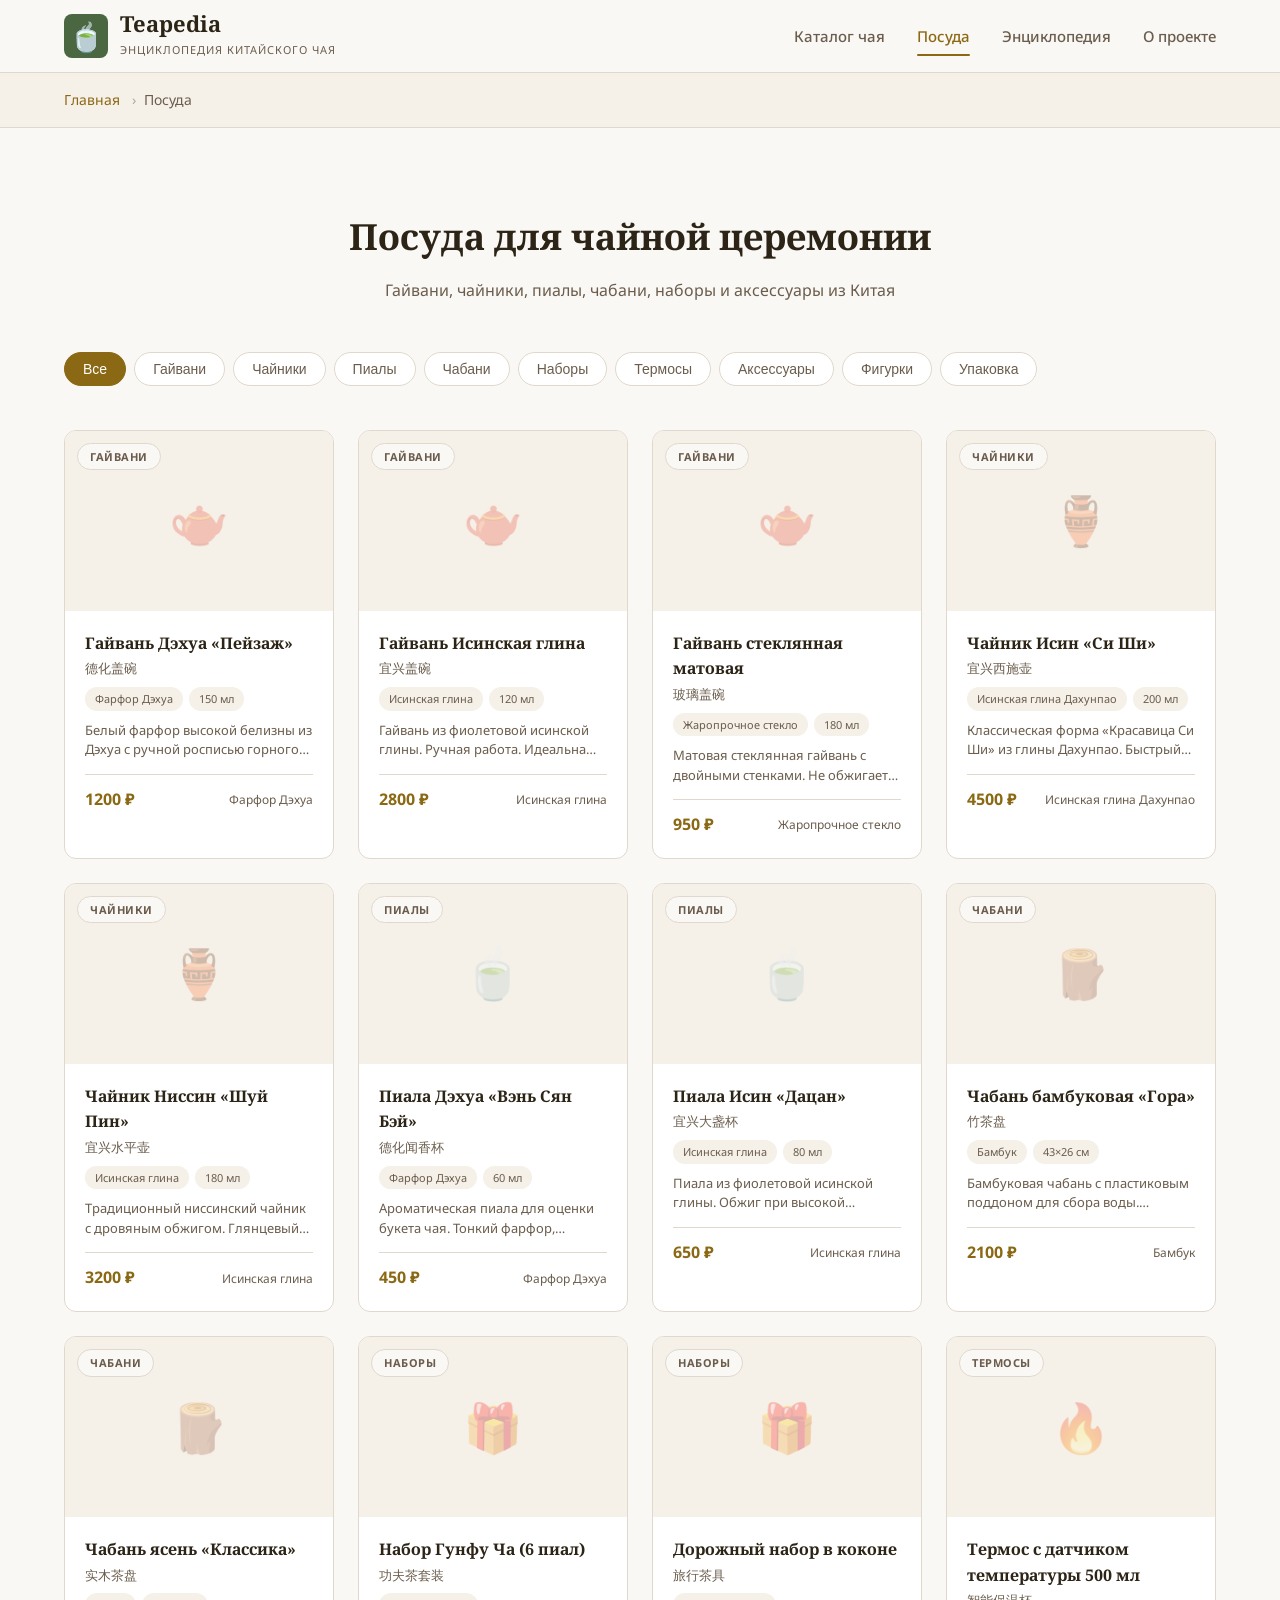
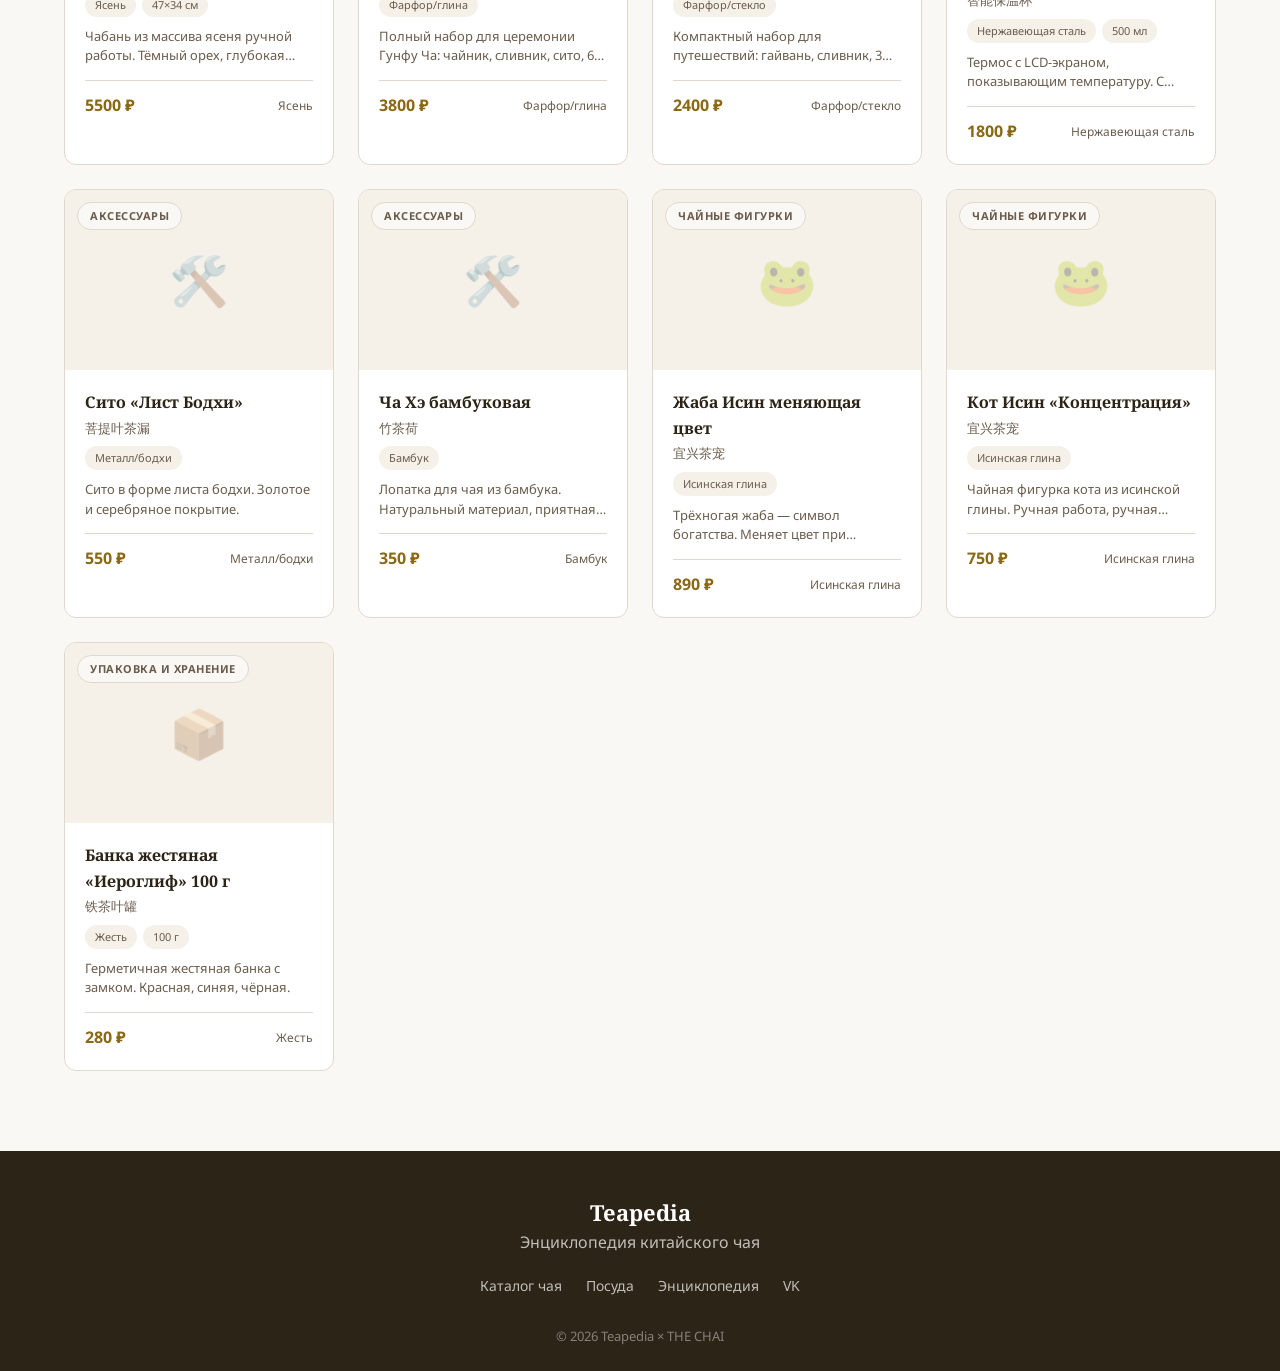
<file: ware.html>
<!DOCTYPE html>
<html lang="ru">
<head>
    <meta charset="UTF-8">
    <meta name="viewport" content="width=device-width, initial-scale=1.0">
    <title>Посуда для чайной церемонии — Teapedia | THE CHAI</title>
    <meta name="description" content="Каталог посуды для чайной церемонии: гайвани, исинские чайники, пиалы, чабани, наборы Гунфу Ча. 600+ позиций из Китая. Магазин THE CHAI, Санкт-Петербург.">
    <meta name="keywords" content="гайвань, исинская глина, чайник, пиала, чабань, набор гунфу ча, посуда для чая, купить гайвань, THE CHAI">
    <link rel="canonical" href="https://mleontev111-max.github.io/teapedia/ware.html">

    <meta property="og:title" content="Посуда для чайной церемонии — Teapedia">
    <meta property="og:description" content="Гайвани, исинские чайники, пиалы, чабани, наборы Гунфу Ча. 600+ позиций.">
    <meta property="og:type" content="website">
    <meta property="og:url" content="https://mleontev111-max.github.io/teapedia/ware.html">
    <meta property="og:image" content="https://mleontev111-max.github.io/teapedia/images/og-ware.jpg">
    <meta property="og:locale" content="ru_RU">

    <meta name="twitter:card" content="summary_large_image">
    <meta name="twitter:title" content="Посуда для чайной церемонии — Teapedia">
    <meta name="twitter:description" content="Гайвани, исинские чайники, пиалы, чабани. 600+ позиций.">
    <meta name="twitter:image" content="https://mleontev111-max.github.io/teapedia/images/og-ware.jpg">

    <link rel="preconnect" href="https://fonts.googleapis.com">
    <link href="https://fonts.googleapis.com/css2?family=Noto+Serif:ital,wght@0,400;0,700;1,400&family=Noto+Sans:wght@300;400;500;700&display=swap" rel="stylesheet">
    <link rel="stylesheet" href="css/style.css">

    <script type="application/ld+json">
    {
      "@context": "https://schema.org",
      "@type": "CollectionPage",
      "name": "Посуда для чайной церемонии",
      "url": "https://mleontev111-max.github.io/teapedia/ware.html",
      "description": "Каталог посуды для чайной церемонии: гайвани, чайники, пиалы, чабани, наборы.",
      "breadcrumb": {
        "@type": "BreadcrumbList",
        "itemListElement": [
          {"@type": "ListItem", "position": 1, "name": "Главная", "item": "https://mleontev111-max.github.io/teapedia/"},
          {"@type": "ListItem", "position": 2, "name": "Посуда", "item": "https://mleontev111-max.github.io/teapedia/ware.html"}
        ]
      },
      "mainEntity": {
        "@type": "ItemList",
        "itemListElement": [
          {"@type": "ListItem", "position": 1, "name": "Гайвани", "url": "https://mleontev111-max.github.io/teapedia/ware.html#gaiwan"},
          {"@type": "ListItem", "position": 2, "name": "Чайники", "url": "https://mleontev111-max.github.io/teapedia/ware.html#teapot"},
          {"@type": "ListItem", "position": 3, "name": "Пиалы", "url": "https://mleontev111-max.github.io/teapedia/ware.html#piala"},
          {"@type": "ListItem", "position": 4, "name": "Чабани", "url": "https://mleontev111-max.github.io/teapedia/ware.html#chaban"},
          {"@type": "ListItem", "position": 5, "name": "Наборы", "url": "https://mleontev111-max.github.io/teapedia/ware.html#nabor"},
          {"@type": "ListItem", "position": 6, "name": "Аксессуары", "url": "https://mleontev111-max.github.io/teapedia/ware.html#accessories"}
        ]
      }
    }
    </script>
</head>
<body>
    <header class="site-header" role="banner">
        <div class="container header-inner">
            <a href="index.html" class="logo" aria-label="Teapedia — на главную">
                <span class="logo-icon" aria-hidden="true">🍵</span>
                <div class="logo-text">
                    <span class="logo-main">Teapedia</span>
                    <span class="logo-sub">Энциклопедия китайского чая</span>
                </div>
            </a>
            <nav class="main-nav" role="navigation" aria-label="Главное меню">
                <a href="index.html" class="nav-link">Каталог чая</a>
                <a href="ware.html" class="nav-link active">Посуда</a>
                <a href="encyclopedia/index.html" class="nav-link">Энциклопедия</a>
                <a href="index.html#about" class="nav-link">О проекте</a>
            </nav>
            <button class="menu-toggle" aria-label="Открыть меню" aria-expanded="false">☰</button>
        </div>
    </header>

    <main role="main">
        <nav aria-label="Хлебные крошки" class="breadcrumb">
            <div class="container">
                <ol itemscope itemtype="https://schema.org/BreadcrumbList">
                    <li itemprop="itemListElement" itemscope itemtype="https://schema.org/ListItem">
                        <a itemprop="item" href="index.html"><span itemprop="name">Главная</span></a>
                        <meta itemprop="position" content="1">
                    </li>
                    <li itemprop="itemListElement" itemscope itemtype="https://schema.org/ListItem">
                        <span itemprop="name">Посуда</span>
                        <meta itemprop="position" content="2">
                    </li>
                </ol>
            </div>
        </nav>

        <section class="catalog" aria-label="Каталог посуды">
            <div class="container">
                <header class="section-header">
                    <h1 class="section-title">Посуда для чайной церемонии</h1>
                    <p class="section-subtitle">Гайвани, чайники, пиалы, чабани, наборы и аксессуары из Китая</p>
                </header>

                <div class="filters" role="search" aria-label="Фильтры посуды">
                    <div class="filter-group ware-filters" role="group" aria-label="Категории посуды">
                        <button class="filter-btn active" data-ware-filter="all" aria-pressed="true">Все</button>
                        <button class="filter-btn" data-ware-filter="gaiwan" aria-pressed="false">Гайвани</button>
                        <button class="filter-btn" data-ware-filter="teapot" aria-pressed="false">Чайники</button>
                        <button class="filter-btn" data-ware-filter="piala" aria-pressed="false">Пиалы</button>
                        <button class="filter-btn" data-ware-filter="chaban" aria-pressed="false">Чабани</button>
                        <button class="filter-btn" data-ware-filter="nabor" aria-pressed="false">Наборы</button>
                        <button class="filter-btn" data-ware-filter="termos" aria-pressed="false">Термосы</button>
                        <button class="filter-btn" data-ware-filter="accessories" aria-pressed="false">Аксессуары</button>
                        <button class="filter-btn" data-ware-filter="toys" aria-pressed="false">Фигурки</button>
                        <button class="filter-btn" data-ware-filter="packaging" aria-pressed="false">Упаковка</button>
                    </div>
                </div>

                <div class="ware-grid" id="wareGrid" role="list" aria-label="Список товаров">
                    <!-- JS -->
                </div>
            </div>
        </section>
    </main>

    <footer class="site-footer" role="contentinfo">
        <div class="container footer-inner">
            <div class="footer-brand">
                <span class="logo-main">Teapedia</span>
                <span>Энциклопедия китайского чая</span>
            </div>
            <nav class="footer-links" aria-label="Нижнее меню">
                <a href="index.html">Каталог чая</a>
                <a href="ware.html">Посуда</a>
                <a href="encyclopedia/index.html">Энциклопедия</a>
                <a href="https://vk.ru/the_chai_spb" target="_blank" rel="noopener">VK</a>
            </nav>
            <div class="footer-copy">© 2026 Teapedia × THE CHAI</div>
        </div>
    </footer>

    <script src="js/app.js"></script>
    <script>
        document.addEventListener('DOMContentLoaded', loadWare);
    </script>
</body>
</html>
</file>
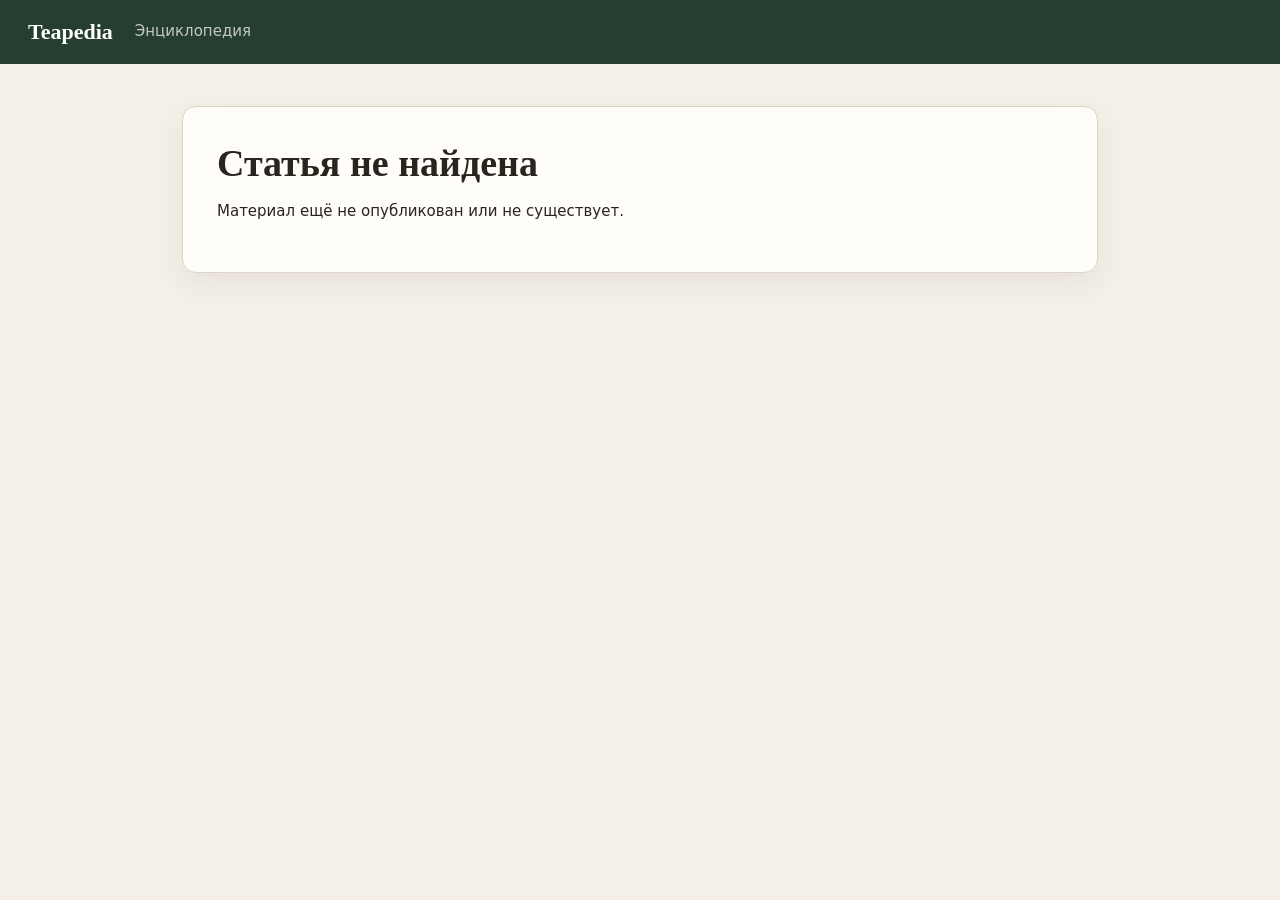
<file: encyclopedia/article.html>
<!doctype html><html lang="ru"><head><meta charset="utf-8"><meta name="viewport" content="width=device-width,initial-scale=1"><title>Статья — Teapedia</title><link rel="stylesheet" href="../css/article.css"></head><body><header class="topbar"><a href="index.html">Teapedia</a><span>Энциклопедия</span></header><main class="workspace"><article id="article" class="preview"><p>Загрузка…</p></article></main><script>
const esc=v=>String(v??'').replace(/[&<>'"]/g,c=>({'&':'&amp;','<':'&lt;','>':'&gt;',"'":'&#39;','"':'&quot;'}[c]));
const id=new URLSearchParams(location.search).get('id');
fetch('../data/generated/articles-public.json').then(r=>r.json()).then(data=>{const a=data.articles.find(x=>x.id===id);if(!a)throw Error();document.title=a.title_ru+' — Teapedia';document.querySelector('#article').innerHTML=`<h1>${esc(a.title_ru)}</h1><p class="subtitle">${esc(a.subtitle_ru)}</p><p class="summary">${esc(a.summary_ru)}</p>${a.sections.map(s=>`<section><h3>${esc(s.heading_ru)}</h3>${s.paragraphs_ru.map(p=>`<p>${esc(p)}</p>`).join('')}</section>`).join('')}<div class="source"><b>Источник:</b> <a href="${esc(a.source.revision_url)}">${esc(a.source.title)}</a> · <a href="${esc(a.source.license_url)}">${esc(a.source.license)}</a><br>${esc(a.source.adaptation_notice_ru)}</div>`}).catch(()=>document.querySelector('#article').innerHTML='<h1>Статья не найдена</h1><p>Материал ещё не опубликован или не существует.</p>');
</script></body></html>
</file>
<file: css/style.css>
:root {
    --color-bg: #FAF8F5;
    --color-bg-warm: #F5F0E8;
    --color-text: #2C2416;
    --color-text-light: #6B5D4D;
    --color-accent: #8B6914;
    --color-accent-light: #C4A35A;
    --color-green: #4A6741;
    --color-green-light: #7A9B6A;
    --color-border: #E0D8CC;
    --color-card: #FFFFFF;
    --color-hero-overlay: rgba(44, 36, 22, 0.55);
    --font-serif: 'Noto Serif', Georgia, serif;
    --font-sans: 'Noto Sans', -apple-system, BlinkMacSystemFont, sans-serif;
    --radius: 12px;
    --radius-sm: 8px;
    --shadow: 0 4px 20px rgba(44, 36, 22, 0.08);
    --shadow-hover: 0 8px 30px rgba(44, 36, 22, 0.12);
}

* { margin: 0; padding: 0; box-sizing: border-box; }

html { scroll-behavior: smooth; }

body {
    font-family: var(--font-sans);
    background: var(--color-bg);
    color: var(--color-text);
    line-height: 1.6;
    -webkit-font-smoothing: antialiased;
}

.container {
    max-width: 1200px;
    margin: 0 auto;
    padding: 0 24px;
}

/* ===== HEADER ===== */
.site-header {
    background: rgba(250, 248, 245, 0.92);
    backdrop-filter: blur(12px);
    border-bottom: 1px solid var(--color-border);
    position: sticky;
    top: 0;
    z-index: 100;
}

.header-inner {
    display: flex;
    align-items: center;
    justify-content: space-between;
    height: 72px;
}

.logo {
    display: flex;
    align-items: center;
    gap: 12px;
    text-decoration: none;
    color: var(--color-text);
}

.logo-icon {
    font-size: 28px;
    width: 44px;
    height: 44px;
    display: flex;
    align-items: center;
    justify-content: center;
    background: var(--color-green);
    border-radius: var(--radius-sm);
}

.logo-main {
    font-family: var(--font-serif);
    font-size: 22px;
    font-weight: 700;
    display: block;
    line-height: 1.2;
}

.logo-sub {
    font-size: 11px;
    color: var(--color-text-light);
    text-transform: uppercase;
    letter-spacing: 1px;
}

.main-nav {
    display: flex;
    gap: 32px;
}

.nav-link {
    text-decoration: none;
    color: var(--color-text-light);
    font-size: 15px;
    font-weight: 500;
    padding: 8px 0;
    position: relative;
    transition: color 0.2s;
}

.nav-link:hover, .nav-link.active {
    color: var(--color-accent);
}

.nav-link.active::after {
    content: '';
    position: absolute;
    bottom: 0;
    left: 0;
    right: 0;
    height: 2px;
    background: var(--color-accent);
    border-radius: 2px;
}

.menu-toggle {
    display: none;
    background: none;
    border: none;
    font-size: 24px;
    cursor: pointer;
    color: var(--color-text);
}

/* ===== HERO ===== */
.hero {
    position: relative;
    min-height: 560px;
    display: flex;
    align-items: center;
    overflow: hidden;
}

.hero-bg {
    position: absolute;
    inset: 0;
    background: linear-gradient(135deg, #3D4A30 0%, #5C4A32 50%, #8B6914 100%);
    opacity: 0.9;
}

.hero-bg::before {
    content: '';
    position: absolute;
    inset: 0;
    background: url("data:image/svg+xml,%3Csvg width='60' height='60' viewBox='0 0 60 60' xmlns='http://www.w3.org/2000/svg'%3E%3Cg fill='none' fill-rule='evenodd'%3E%3Cg fill='%23ffffff' fill-opacity='0.03'%3E%3Cpath d='M36 34v-4h-2v4h-4v2h4v4h2v-4h4v-2h-4zm0-30V0h-2v4h-4v2h4v4h2V6h4V4h-4zM6 34v-4H4v4H0v2h4v4h2v-4h4v-2H6zM6 4V0H4v4H0v2h4v4h2V6h4V4H6z'/%3E%3C/g%3E%3C/g%3E%3C/svg%3E");
}

.hero-content {
    position: relative;
    z-index: 2;
    max-width: 640px;
    padding-top: 80px;
    padding-bottom: 80px;
}

.hero-title {
    font-family: var(--font-serif);
    font-size: 52px;
    font-weight: 700;
    color: #fff;
    line-height: 1.15;
    margin-bottom: 24px;
    text-shadow: 0 2px 20px rgba(0,0,0,0.2);
}

.hero-desc {
    font-size: 18px;
    color: rgba(255,255,255,0.85);
    line-height: 1.7;
    margin-bottom: 36px;
    max-width: 520px;
}

.hero-actions {
    display: flex;
    gap: 16px;
    flex-wrap: wrap;
}

.btn {
    display: inline-flex;
    align-items: center;
    justify-content: center;
    padding: 14px 32px;
    border-radius: var(--radius-sm);
    font-size: 15px;
    font-weight: 600;
    text-decoration: none;
    cursor: pointer;
    border: none;
    transition: all 0.25s ease;
}

.btn-primary {
    background: var(--color-accent-light);
    color: #2C2416;
}

.btn-primary:hover {
    background: #D4B76A;
    transform: translateY(-2px);
    box-shadow: 0 8px 24px rgba(196, 163, 90, 0.35);
}

.btn-ghost {
    background: rgba(255,255,255,0.1);
    color: #fff;
    border: 1px solid rgba(255,255,255,0.3);
}

.btn-ghost:hover {
    background: rgba(255,255,255,0.2);
    border-color: rgba(255,255,255,0.5);
}

/* ===== FEATURES ===== */
.features {
    padding: 80px 0;
    background: var(--color-bg-warm);
}

.features-grid {
    display: grid;
    grid-template-columns: repeat(4, 1fr);
    gap: 24px;
}

.feature-card {
    background: var(--color-card);
    border-radius: var(--radius);
    padding: 32px 24px;
    text-align: center;
    border: 1px solid var(--color-border);
    transition: all 0.3s ease;
}

.feature-card:hover {
    transform: translateY(-4px);
    box-shadow: var(--shadow-hover);
    border-color: var(--color-accent-light);
}

.feature-icon {
    font-size: 40px;
    margin-bottom: 16px;
}

.feature-card h3 {
    font-family: var(--font-serif);
    font-size: 18px;
    margin-bottom: 8px;
    color: var(--color-text);
}

.feature-card p {
    font-size: 14px;
    color: var(--color-text-light);
    line-height: 1.5;
}

/* ===== CATALOG ===== */
.catalog {
    padding: 80px 0;
}

.section-header {
    text-align: center;
    margin-bottom: 48px;
}

.section-title {
    font-family: var(--font-serif);
    font-size: 36px;
    font-weight: 700;
    color: var(--color-text);
    margin-bottom: 12px;
}

.section-subtitle {
    font-size: 16px;
    color: var(--color-text-light);
}

/* Filters */
.filters {
    display: flex;
    flex-wrap: wrap;
    justify-content: space-between;
    align-items: center;
    gap: 16px;
    margin-bottom: 40px;
}

.filter-group {
    display: flex;
    flex-wrap: wrap;
    gap: 8px;
}

.filter-btn {
    padding: 8px 18px;
    border-radius: 100px;
    border: 1px solid var(--color-border);
    background: var(--color-card);
    color: var(--color-text-light);
    font-size: 14px;
    font-weight: 500;
    cursor: pointer;
    transition: all 0.2s;
}

.filter-btn:hover, .filter-btn.active {
    background: var(--color-accent);
    color: #fff;
    border-color: var(--color-accent);
}

.search-box {
    position: relative;
    width: 280px;
}

.search-box input {
    width: 100%;
    padding: 10px 16px 10px 40px;
    border: 1px solid var(--color-border);
    border-radius: 100px;
    background: var(--color-card);
    font-size: 14px;
    outline: none;
    transition: border-color 0.2s;
}

.search-box input:focus {
    border-color: var(--color-accent);
}

.search-icon {
    position: absolute;
    left: 14px;
    top: 50%;
    transform: translateY(-50%);
    font-size: 14px;
    opacity: 0.5;
}

/* Tea Grid */
.tea-grid {
    display: grid;
    grid-template-columns: repeat(auto-fill, minmax(280px, 1fr));
    gap: 24px;
}

.tea-card {
    background: var(--color-card);
    border-radius: var(--radius);
    overflow: hidden;
    border: 1px solid var(--color-border);
    transition: all 0.3s ease;
    cursor: pointer;
    text-decoration: none;
    color: inherit;
    display: block;
}

.tea-card:hover {
    transform: translateY(-6px);
    box-shadow: var(--shadow-hover);
    border-color: var(--color-accent-light);
}

.tea-image {
    height: 200px;
    background: var(--color-bg-warm);
    display: flex;
    align-items: center;
    justify-content: center;
    position: relative;
    overflow: hidden;
}

.tea-image img {
    width: 100%;
    height: 100%;
    object-fit: cover;
}

.tea-image-placeholder {
    font-size: 64px;
    opacity: 0.3;
}

.tea-badge {
    position: absolute;
    top: 12px;
    left: 12px;
    padding: 4px 12px;
    border-radius: 100px;
    font-size: 11px;
    font-weight: 700;
    text-transform: uppercase;
    letter-spacing: 0.5px;
}

.badge-green { background: #E8F5E9; color: #2E7D32; }
.badge-white { background: #F5F5F5; color: #616161; }
.badge-oolong { background: #FFF3E0; color: #E65100; }
.badge-red { background: #FFEBEE; color: #C62828; }
.badge-dark { background: #3E2723; color: #D7CCC8; }
.badge-yellow { background: #FFFDE7; color: #F9A825; }

.tea-info {
    padding: 20px;
}

.tea-name {
    font-family: var(--font-serif);
    font-size: 18px;
    font-weight: 700;
    margin-bottom: 4px;
    color: var(--color-text);
}

.tea-origin {
    font-size: 13px;
    color: var(--color-text-light);
    margin-bottom: 12px;
}

.tea-meta {
    display: flex;
    flex-wrap: wrap;
    gap: 8px;
    margin-bottom: 12px;
}

.tea-tag {
    font-size: 12px;
    padding: 3px 10px;
    border-radius: 100px;
    background: var(--color-bg-warm);
    color: var(--color-text-light);
}

.tea-desc {
    font-size: 14px;
    color: var(--color-text-light);
    line-height: 1.5;
    margin-bottom: 16px;
    display: -webkit-box;
    -webkit-line-clamp: 2;
    -webkit-box-orient: vertical;
    overflow: hidden;
}

.tea-footer {
    display: flex;
    justify-content: space-between;
    align-items: center;
    padding-top: 12px;
    border-top: 1px solid var(--color-border);
}

.tea-price {
    font-size: 18px;
    font-weight: 700;
    color: var(--color-accent);
}

.tea-action {
    font-size: 13px;
    font-weight: 600;
    color: var(--color-green);
}

/* ===== QR SECTION ===== */
.qr-section {
    padding: 80px 0;
    background: linear-gradient(180deg, var(--color-bg) 0%, #F0EBE3 100%);
}

.qr-inner {
    display: grid;
    grid-template-columns: 1fr 1fr;
    gap: 60px;
    align-items: center;
}

.qr-text h2 {
    font-family: var(--font-serif);
    font-size: 32px;
    margin-bottom: 16px;
}

.qr-text p {
    font-size: 16px;
    color: var(--color-text-light);
    line-height: 1.7;
    margin-bottom: 32px;
}

.qr-features {
    display: flex;
    flex-direction: column;
    gap: 16px;
}

.qr-item {
    display: flex;
    align-items: center;
    gap: 16px;
    font-size: 15px;
}

.qr-bullet {
    width: 36px;
    height: 36px;
    border-radius: 50%;
    background: var(--color-accent);
    color: #fff;
    display: flex;
    align-items: center;
    justify-content: center;
    font-weight: 700;
    font-size: 14px;
    flex-shrink: 0;
}

.qr-visual {
    display: flex;
    justify-content: center;
}

.qr-phone {
    width: 260px;
    height: 480px;
    background: var(--color-text);
    border-radius: 36px;
    padding: 12px;
    box-shadow: 0 20px 60px rgba(0,0,0,0.2);
}

.qr-screen {
    width: 100%;
    height: 100%;
    background: var(--color-bg);
    border-radius: 28px;
    display: flex;
    align-items: center;
    justify-content: center;
    padding: 24px;
}

.qr-placeholder {
    text-align: center;
}

.qr-code-mock {
    width: 140px;
    height: 140px;
    background: var(--color-text);
    border-radius: 8px;
    margin: 0 auto 16px;
    position: relative;
}

.qr-code-mock::before {
    content: '';
    position: absolute;
    inset: 8px;
    border: 3px solid var(--color-card);
    border-radius: 4px;
}

.qr-code-mock::after {
    content: '';
    position: absolute;
    top: 50%;
    left: 50%;
    transform: translate(-50%, -50%);
    width: 40px;
    height: 40px;
    background: var(--color-card);
    border-radius: 4px;
}

.qr-placeholder span {
    font-size: 12px;
    color: var(--color-text-light);
}

/* ===== ABOUT ===== */
.about {
    padding: 80px 0;
    background: var(--color-card);
}

.about-inner {
    display: grid;
    grid-template-columns: 1fr 1fr;
    gap: 60px;
    align-items: center;
}

.about-text h2 {
    margin-bottom: 20px;
}

.about-text p {
    font-size: 16px;
    color: var(--color-text-light);
    line-height: 1.7;
    margin-bottom: 16px;
}

.about-shops {
    display: flex;
    gap: 24px;
    margin-top: 24px;
}

.shop {
    padding: 16px 20px;
    background: var(--color-bg-warm);
    border-radius: var(--radius-sm);
    border-left: 3px solid var(--color-green);
}

.shop strong {
    display: block;
    font-size: 14px;
    color: var(--color-text);
    margin-bottom: 2px;
}

.shop span {
    font-size: 13px;
    color: var(--color-text-light);
}

.about-visual {
    display: flex;
    justify-content: center;
}

.about-image-placeholder {
    width: 100%;
    max-width: 400px;
    aspect-ratio: 4/3;
    background: var(--color-bg-warm);
    border-radius: var(--radius);
    display: flex;
    flex-direction: column;
    align-items: center;
    justify-content: center;
    border: 2px dashed var(--color-border);
    gap: 8px;
}

.about-image-placeholder span {
    font-size: 48px;
}

.about-image-placeholder p {
    font-size: 14px;
    color: var(--color-text-light);
}

/* ===== FOOTER ===== */
.site-footer {
    background: var(--color-text);
    color: rgba(255,255,255,0.7);
    padding: 48px 0 24px;
}

.footer-inner {
    display: flex;
    flex-direction: column;
    align-items: center;
    gap: 20px;
    text-align: center;
}

.footer-brand .logo-main {
    font-family: var(--font-serif);
    font-size: 22px;
    color: #fff;
    display: block;
    margin-bottom: 4px;
}

.footer-links {
    display: flex;
    gap: 24px;
}

.footer-links a {
    color: rgba(255,255,255,0.7);
    text-decoration: none;
    font-size: 14px;
    transition: color 0.2s;
}

.footer-links a:hover {
    color: var(--color-accent-light);
}

.footer-copy {
    font-size: 13px;
    opacity: 0.6;
    margin-top: 8px;
}

/* ===== RESPONSIVE ===== */
@media (max-width: 900px) {
    .features-grid { grid-template-columns: repeat(2, 1fr); }
    .qr-inner, .about-inner { grid-template-columns: 1fr; }
    .qr-visual { order: -1; }
    .hero-title { font-size: 36px; }
}

@media (max-width: 640px) {
    .main-nav { display: none; }
    .menu-toggle { display: block; }
    .features-grid { grid-template-columns: 1fr; }
    .search-box { width: 100%; }
    .filters { flex-direction: column; align-items: stretch; }
    .hero-title { font-size: 28px; }
    .section-title { font-size: 28px; }
    .about-shops { flex-direction: column; }
}


/* ===== BREADCRUMB ===== */
.breadcrumb {
    padding: 16px 0;
    background: var(--color-bg-warm);
    border-bottom: 1px solid var(--color-border);
}
.breadcrumb ol {
    display: flex;
    list-style: none;
    gap: 8px;
    font-size: 14px;
    color: var(--color-text-light);
}
.breadcrumb li:not(:last-child)::after {
    content: '›';
    margin-left: 8px;
    opacity: 0.5;
}
.breadcrumb a {
    color: var(--color-accent);
    text-decoration: none;
}
.breadcrumb a:hover {
    text-decoration: underline;
}

/* ===== WARE PREVIEW (на главной) ===== */
.ware-preview {
    padding: 80px 0;
    background: var(--color-card);
}
.ware-categories {
    display: grid;
    grid-template-columns: repeat(auto-fill, minmax(200px, 1fr));
    gap: 20px;
    margin-bottom: 32px;
}
.ware-cat-card {
    background: var(--color-bg);
    border: 1px solid var(--color-border);
    border-radius: var(--radius);
    padding: 24px;
    text-align: center;
    text-decoration: none;
    color: inherit;
    transition: all 0.3s ease;
}
.ware-cat-card:hover {
    transform: translateY(-4px);
    box-shadow: var(--shadow-hover);
    border-color: var(--color-accent-light);
}
.ware-cat-icon {
    font-size: 36px;
    margin-bottom: 12px;
}
.ware-cat-name {
    font-family: var(--font-serif);
    font-size: 16px;
    font-weight: 700;
    margin-bottom: 4px;
}
.ware-cat-name-cn {
    font-size: 13px;
    color: var(--color-text-light);
    margin-bottom: 8px;
}
.ware-cat-desc {
    font-size: 13px;
    color: var(--color-text-light);
    line-height: 1.5;
}
.section-cta {
    text-align: center;
    margin-top: 24px;
}

/* ===== WARE GRID ===== */
.ware-grid {
    display: grid;
    grid-template-columns: repeat(auto-fill, minmax(260px, 1fr));
    gap: 24px;
}
.ware-card {
    background: var(--color-card);
    border-radius: var(--radius);
    overflow: hidden;
    border: 1px solid var(--color-border);
    transition: all 0.3s ease;
    text-decoration: none;
    color: inherit;
    display: block;
}
.ware-card:hover {
    transform: translateY(-6px);
    box-shadow: var(--shadow-hover);
    border-color: var(--color-accent-light);
}
.ware-image {
    height: 180px;
    background: var(--color-bg-warm);
    display: flex;
    align-items: center;
    justify-content: center;
    position: relative;
    overflow: hidden;
}
.ware-image-placeholder {
    font-size: 48px;
    opacity: 0.3;
}
.ware-badge {
    position: absolute;
    top: 12px;
    left: 12px;
    padding: 4px 12px;
    border-radius: 100px;
    font-size: 11px;
    font-weight: 700;
    text-transform: uppercase;
    letter-spacing: 0.5px;
    background: var(--color-bg);
    color: var(--color-text-light);
    border: 1px solid var(--color-border);
}
.ware-info {
    padding: 20px;
}
.ware-name {
    font-family: var(--font-serif);
    font-size: 16px;
    font-weight: 700;
    margin-bottom: 2px;
}
.ware-name-cn {
    font-size: 13px;
    color: var(--color-text-light);
    margin-bottom: 8px;
}
.ware-meta {
    display: flex;
    flex-wrap: wrap;
    gap: 6px;
    margin-bottom: 10px;
}
.ware-tag {
    font-size: 11px;
    padding: 3px 10px;
    border-radius: 100px;
    background: var(--color-bg-warm);
    color: var(--color-text-light);
}
.ware-desc {
    font-size: 13px;
    color: var(--color-text-light);
    line-height: 1.5;
    margin-bottom: 14px;
    display: -webkit-box;
    -webkit-line-clamp: 2;
    -webkit-box-orient: vertical;
    overflow: hidden;
}
.ware-footer {
    display: flex;
    justify-content: space-between;
    align-items: center;
    padding-top: 12px;
    border-top: 1px solid var(--color-border);
}
.ware-price {
    font-size: 16px;
    font-weight: 700;
    color: var(--color-accent);
}
.ware-material {
    font-size: 12px;
    color: var(--color-text-light);
}

/* Ware filters scroll */
.ware-filters {
    overflow-x: auto;
    flex-wrap: nowrap;
    padding-bottom: 4px;
    -webkit-overflow-scrolling: touch;
}
.ware-filters::-webkit-scrollbar {
    height: 4px;
}
.ware-filters::-webkit-scrollbar-thumb {
    background: var(--color-border);
    border-radius: 4px;
}

/* ===== FEATURE TITLE FIX ===== */
.feature-title {
    font-family: var(--font-serif);
    font-size: 18px;
    margin-bottom: 8px;
    color: var(--color-text);
}

/* ===== RESPONSIVE WARE ===== */
@media (max-width: 640px) {
    .ware-categories { grid-template-columns: repeat(2, 1fr); }
    .ware-grid { grid-template-columns: repeat(2, 1fr); gap: 12px; }
    .ware-info { padding: 14px; }
    .ware-name { font-size: 14px; }
}
</file>
<file: admin/admin.css>
:root{--ink:#29251d;--muted:#746d62;--paper:#fffdfa;--cream:#f4f0e8;--green:#3f6049;--gold:#ad873f;--line:#ddd4c7}*{box-sizing:border-box}body{margin:0;background:var(--cream);color:var(--ink);font:15px/1.55 system-ui,-apple-system,sans-serif}.topbar{height:64px;padding:0 28px;background:#263e30;color:white;display:flex;align-items:center;gap:22px}.topbar a{font:700 22px Georgia,serif;color:white;text-decoration:none}.topbar span{opacity:.72}.layout{display:grid;grid-template-columns:340px 1fr;min-height:calc(100vh - 64px)}.queue{background:var(--paper);border-right:1px solid var(--line);padding:24px}.queue-head{display:flex;align-items:center;justify-content:space-between;gap:12px}.queue h1{font:700 23px Georgia,serif;margin:0}.queue select,.controls select{padding:9px;border:1px solid var(--line);border-radius:8px;background:white}.queue-item{width:100%;margin-top:12px;padding:15px;text-align:left;background:white;border:1px solid var(--line);border-radius:10px;cursor:pointer}.queue-item:hover,.queue-item.active{border-color:var(--green);box-shadow:0 3px 14px #263e3015}.queue-item strong{display:block;margin-bottom:5px}.meta{display:flex;justify-content:space-between;color:var(--muted);font-size:12px}.workspace{padding:42px;max-width:1000px}.empty{color:var(--muted)}.editor-head{display:flex;align-items:flex-start;justify-content:space-between}.editor-head h2{font:700 36px Georgia,serif;margin:5px 0 20px}.eyebrow{font-size:12px;text-transform:uppercase;letter-spacing:.12em;color:var(--gold)}.badge{padding:7px 11px;border-radius:99px;background:#e7e0d1}.notice{padding:14px 16px;border-left:4px solid var(--gold);background:#fff8e9;border-radius:6px}.controls{display:flex;align-items:end;gap:18px;flex-wrap:wrap;margin:24px 0}.controls label:not(.check){display:grid;gap:5px;font-size:12px;color:var(--muted)}.check{padding-bottom:9px}.actions{display:flex;gap:10px;margin-bottom:25px}button{padding:10px 15px;border:1px solid var(--green);border-radius:8px;background:white;color:var(--green);font-weight:650;cursor:pointer}button.primary{background:var(--green);color:white}.preview{background:var(--paper);border:1px solid var(--line);border-radius:14px;padding:34px;box-shadow:0 10px 30px #3f302012}.preview h1{font:700 38px Georgia,serif;margin:0}.preview h3{font:700 23px Georgia,serif;margin-top:28px}.preview .subtitle,.preview .summary{color:var(--muted)}.source{margin-top:32px;padding-top:18px;border-top:1px solid var(--line);font-size:13px;color:var(--muted)}.warning{color:#8c451c;font-weight:650}.media-card{background:#f7f3ec;padding:12px;border-radius:8px;margin-top:10px}@media(max-width:760px){.layout{grid-template-columns:1fr}.queue{border-right:0;border-bottom:1px solid var(--line)}.workspace{padding:24px}.editor-head h2{font-size:29px}}
</file>
<file: css/article.css>
:root{--ink:#29251d;--muted:#746d62;--paper:#fffdfa;--cream:#f4f0e8;--green:#3f6049;--line:#ddd4c7}*{box-sizing:border-box}body{margin:0;background:var(--cream);color:var(--ink);font:15px/1.55 system-ui,-apple-system,sans-serif}.topbar{height:64px;padding:0 28px;background:#263e30;color:white;display:flex;align-items:center;gap:22px}.topbar a{font:700 22px Georgia,serif;color:white;text-decoration:none}.topbar span{opacity:.72}.workspace{padding:42px;max-width:1000px;margin:auto}.preview{background:var(--paper);border:1px solid var(--line);border-radius:14px;padding:34px;box-shadow:0 10px 30px #3f302012}.preview h1{font:700 38px Georgia,serif;margin:0}.preview h3{font:700 23px Georgia,serif;margin-top:28px}.preview .subtitle,.preview .summary{color:var(--muted)}.source{margin-top:32px;padding-top:18px;border-top:1px solid var(--line);font-size:13px;color:var(--muted)}@media(max-width:760px){.workspace{padding:24px}.preview h1{font-size:29px}}
</file>
